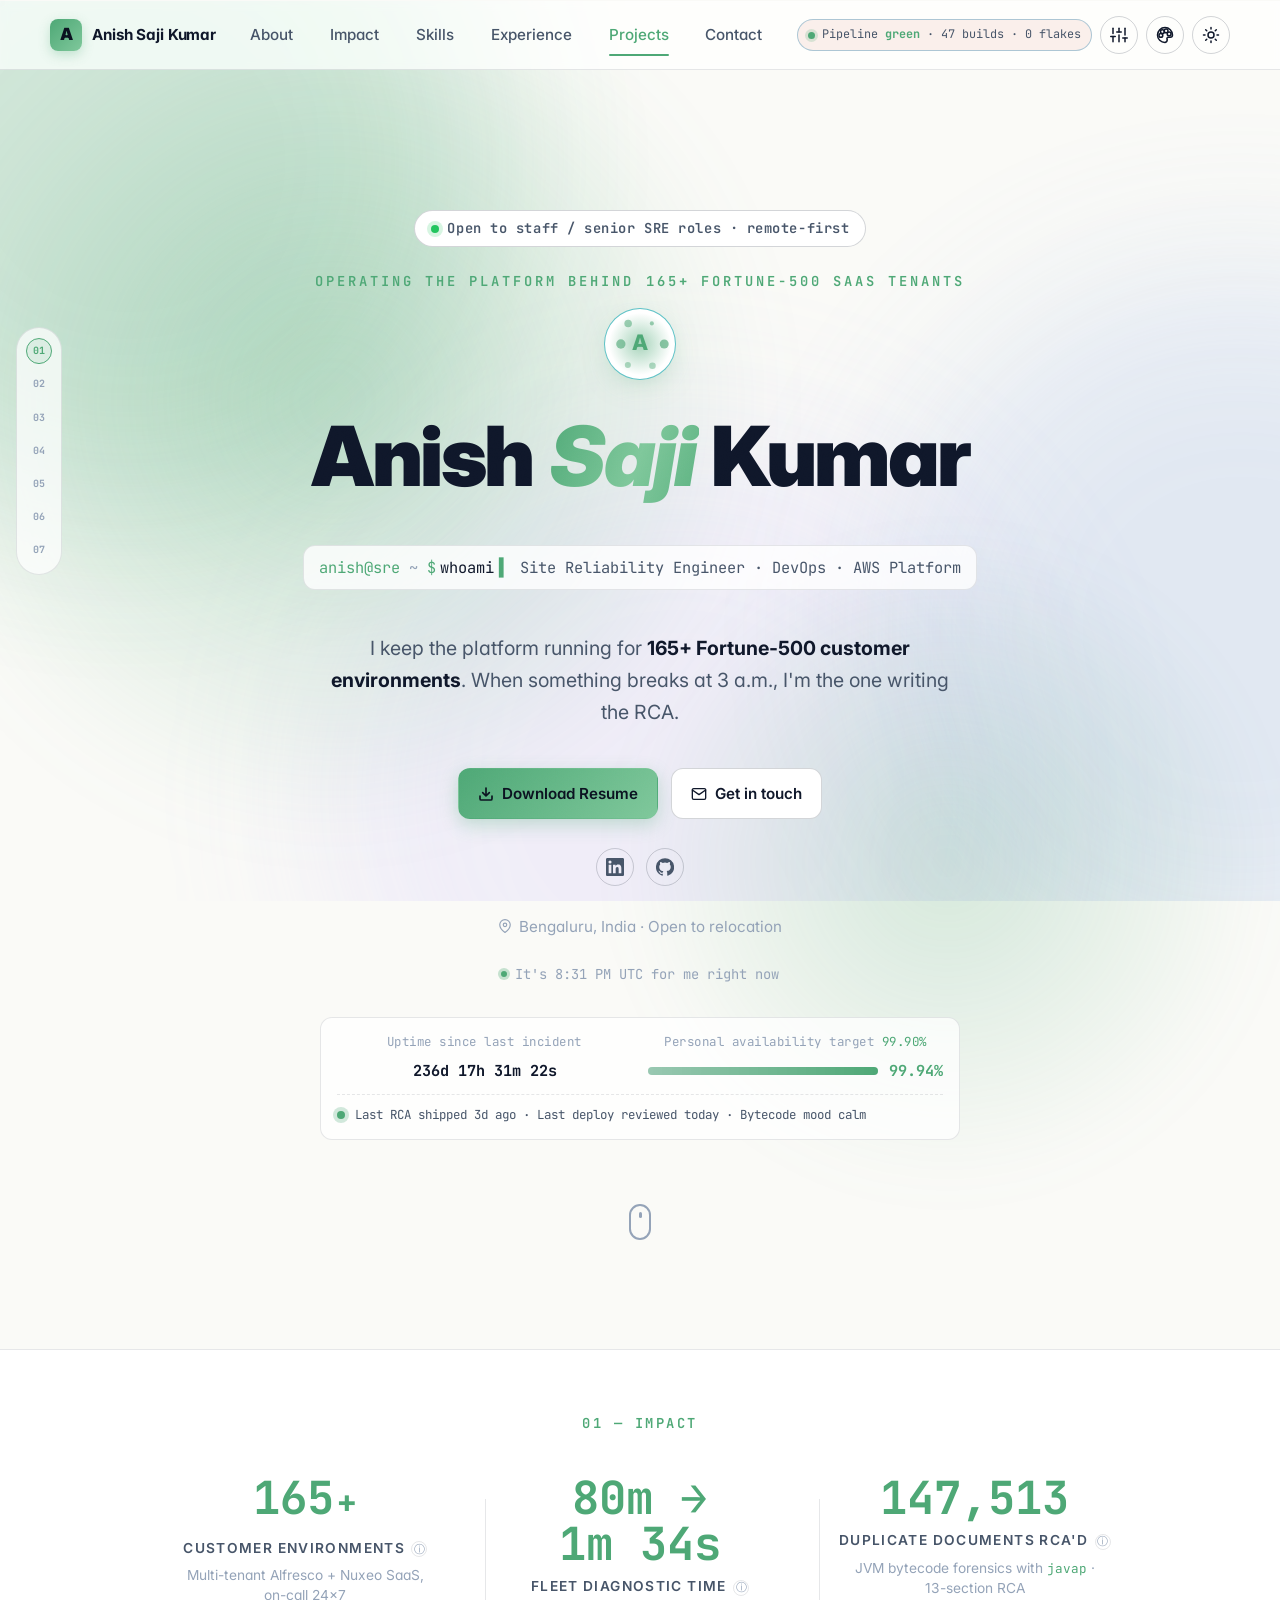
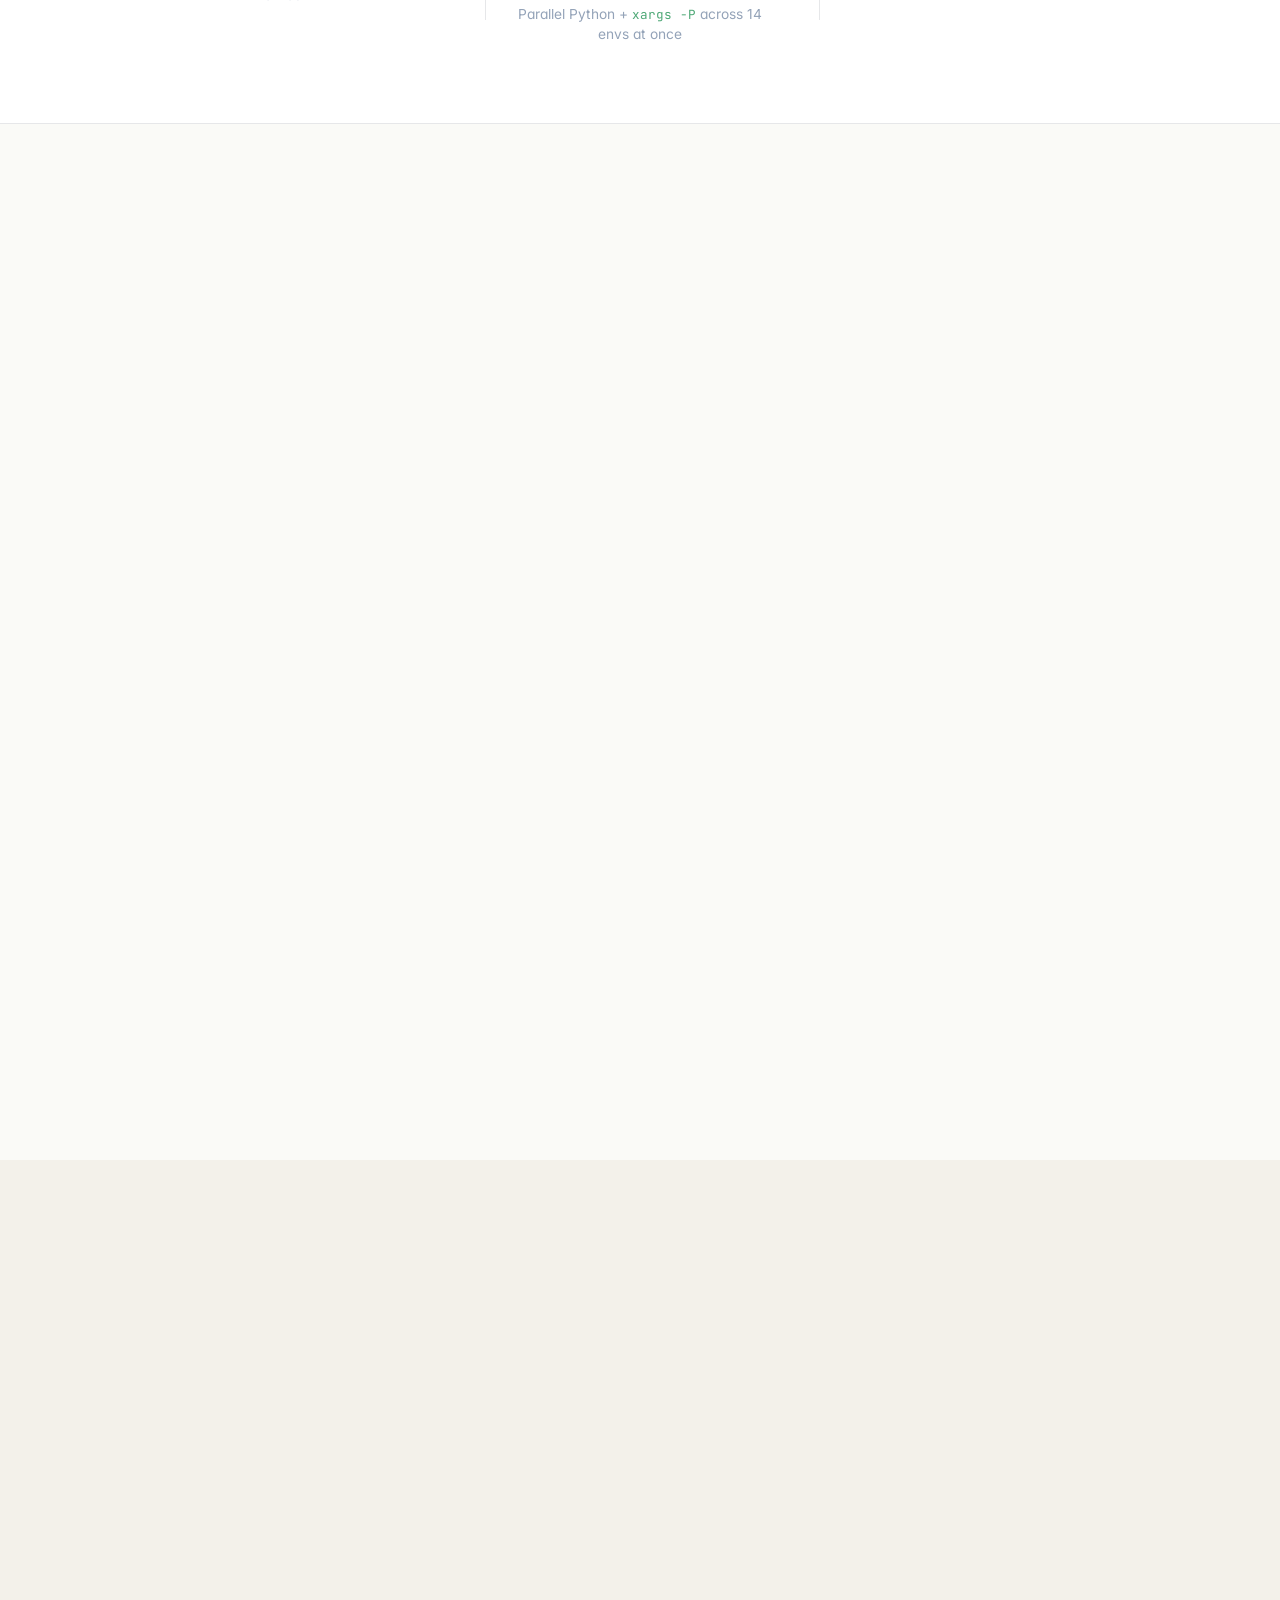
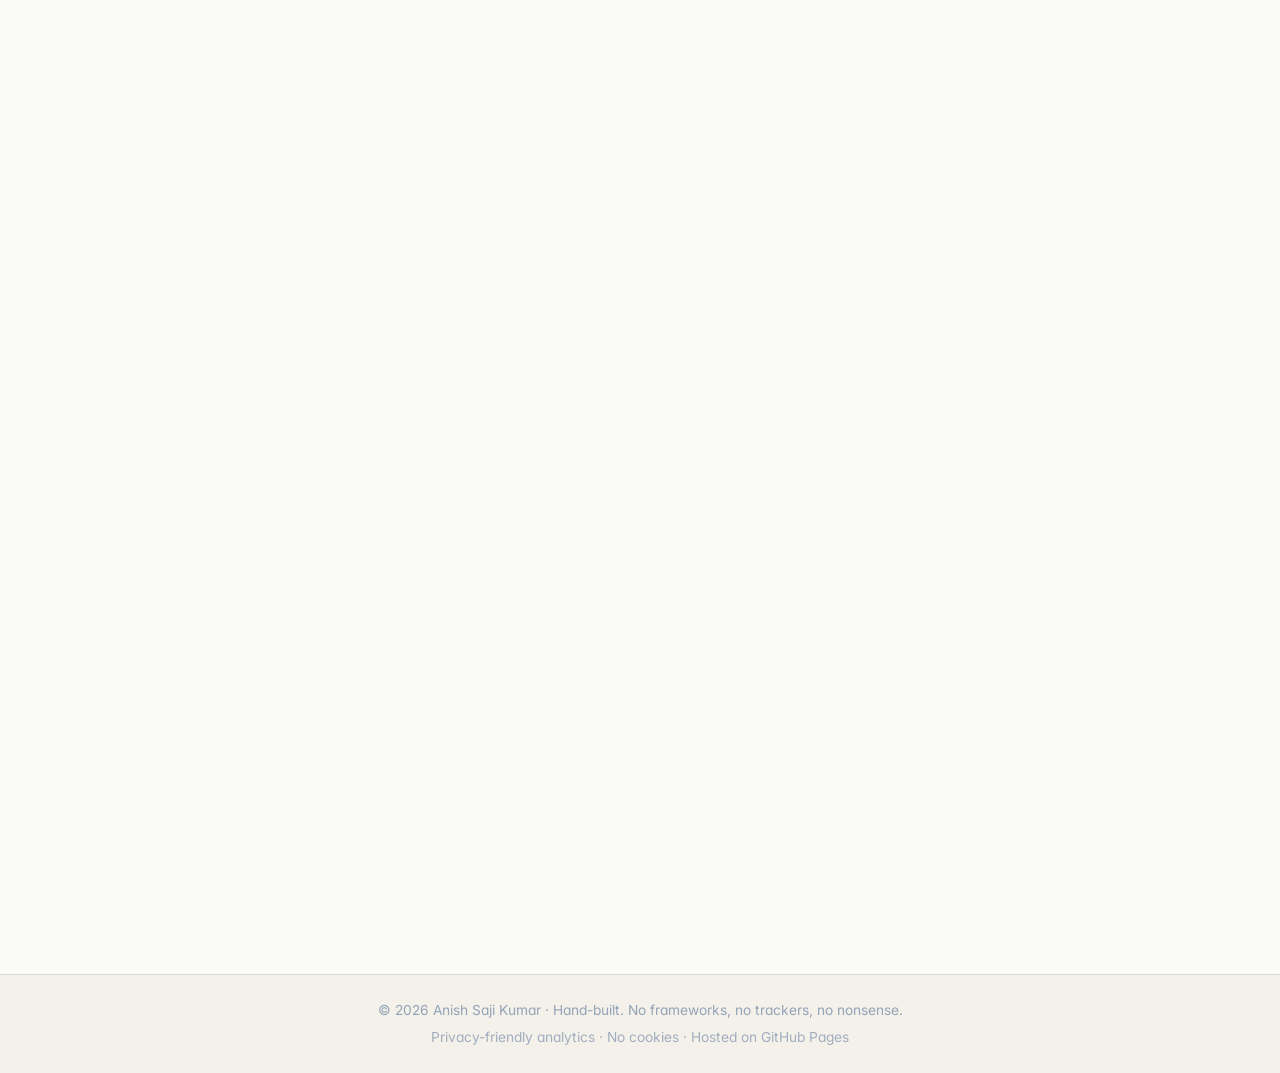
<file: index.html>
<!DOCTYPE html>
<html lang="en">
<head>
<meta charset="UTF-8" />
<meta name="viewport" content="width=device-width, initial-scale=1, viewport-fit=cover" />
<meta name="theme-color" content="#0b1220" />

<title>Anish Saji Kumar — Site Reliability / DevOps Engineer</title>
<meta name="description" content="Site Reliability and DevOps Engineer running multi-tenant SaaS on AWS for 165+ Fortune-500 customer environments. Kubernetes, Terraform, Datadog, PagerDuty, blue-green upgrades." />
<meta name="author" content="Anish Saji Kumar" />

<!-- Social cards on LinkedIn / Slack / Teams use these -->
<meta property="og:title" content="Anish Saji Kumar — SRE / DevOps Engineer" />
<meta property="og:description" content="Multi-tenant SaaS reliability across 165+ AWS environments. Kubernetes, Terraform, Datadog, blue-green upgrades, JVM-level RCAs." />
<meta property="og:type" content="profile" />
<meta property="og:url" content="https://anishsajikumar.github.io/" />
<meta property="og:image" content="https://anishsajikumar.github.io/assets/linkedin-featured-thumbnail.png" />
<meta property="og:image:width" content="1200" />
<meta property="og:image:height" content="630" />
<meta name="twitter:card" content="summary_large_image" />
<meta name="twitter:image" content="https://anishsajikumar.github.io/assets/linkedin-featured-thumbnail.png" />

<link rel="canonical" href="https://anishsajikumar.github.io/" />
<link rel="icon" href="data:image/svg+xml,%3Csvg xmlns='http://www.w3.org/2000/svg' viewBox='0 0 64 64'%3E%3Crect width='64' height='64' rx='14' fill='%230b1220'/%3E%3Ctext x='50%25' y='58%25' font-family='Inter,Helvetica,Arial,sans-serif' font-size='32' font-weight='800' text-anchor='middle' fill='%23d4a373'%3EA%3C/text%3E%3C/svg%3E" />

<!-- Inter for prose, JetBrains Mono for tabular numbers -->
<link rel="preconnect" href="https://fonts.googleapis.com" />
<link rel="preconnect" href="https://fonts.gstatic.com" crossorigin />
<!-- Load Google Fonts CSS without blocking render: media=print swaps to all on load. -->
<link href="https://fonts.googleapis.com/css2?family=Inter:wght@400;500;600;700;800;900&family=JetBrains+Mono:wght@500;600&display=swap" rel="stylesheet" media="print" onload="this.media='all'" />
<noscript><link href="https://fonts.googleapis.com/css2?family=Inter:wght@400;500;600;700;800;900&family=JetBrains+Mono:wght@500;600&display=swap" rel="stylesheet" /></noscript>

<link rel="stylesheet" href="assets/style.css" />
<!-- Plausible analytics: defer + async so it never blocks render -->
<script defer data-domain="anishsajikumar.github.io" src="https://plausible.io/js/script.js"></script>
</head>

<body>

<!-- Skip link for keyboard / screen-reader users -->
<a class="skip" href="#main">Skip to content</a>

<!-- Sticky section index — only renders on wide screens via CSS -->
<nav class="rail-index" aria-label="Section quick-jump">
  <a href="#metrics"    data-label="Impact"     data-section="metrics">01</a>
  <a href="#about"      data-label="About"      data-section="about">02</a>
  <a href="#skills"     data-label="Skills"     data-section="skills">03</a>
  <a href="#experience" data-label="Experience" data-section="experience">04</a>
  <a href="#projects"   data-label="Projects"   data-section="projects">05</a>
  <a href="#education"  data-label="Education"  data-section="education">06</a>
  <a href="#contact"    data-label="Contact"    data-section="contact">07</a>
</nav>

<!-- Cursor label chip — shown when hovering specific links (JS-driven) -->
<div class="cursor-label" id="cursorLabel" aria-hidden="true"></div>

<!-- Easter-egg toast (Konami code) -->
<div class="toast" id="toast" role="status" aria-live="polite"></div>

<!-- v2 #49 orbital scroll-to-top button -->
<button class="scroll-top" id="scrollTop" type="button" aria-label="Back to top" title="Back to top">
  <svg width="14" height="14" viewBox="0 0 24 24" fill="none" stroke="currentColor" stroke-width="2.5" stroke-linecap="round" stroke-linejoin="round"><polyline points="18 15 12 9 6 15"/></svg>
</button>

<!-- v2 #33 sticky bottom contact pill (mobile only) -->
<a class="dock-cta" href="#contact" aria-label="Contact me">
  <svg width="14" height="14" viewBox="0 0 24 24" fill="none" stroke="currentColor" stroke-width="2.25" stroke-linecap="round" stroke-linejoin="round"><path d="M21 11.5a8.38 8.38 0 0 1-.9 3.8 8.5 8.5 0 0 1-7.6 4.7 8.38 8.38 0 0 1-3.8-.9L3 21l1.9-5.7a8.38 8.38 0 0 1-.9-3.8 8.5 8.5 0 0 1 4.7-7.6 8.38 8.38 0 0 1 3.8-.9h.5a8.48 8.48 0 0 1 8 8v.5z"/></svg>
  <span>Say hi</span>
</a>

<!-- Reading-progress bar pinned to the very top of the viewport -->
<div class="progress" aria-hidden="true"><div class="progress__bar" id="progressBar"></div></div>

<!-- Animated background mesh — pure CSS, GPU-friendly -->
<div class="bg-mesh" aria-hidden="true">
  <div class="bg-mesh__blob bg-mesh__blob--1"></div>
  <div class="bg-mesh__blob bg-mesh__blob--2"></div>
  <div class="bg-mesh__blob bg-mesh__blob--3"></div>
</div>

<!-- v2 #1 drifting conic mesh + v2 #4 light-leak streaks -->
<div class="bg-aurora" aria-hidden="true"></div>
<div class="bg-leaks" aria-hidden="true">
  <span class="bg-leaks__a"></span>
  <span class="bg-leaks__b"></span>
</div>
<!-- v2 #3 film-grain overlay (tiled SVG noise via background-image in CSS) -->
<div class="bg-grain" aria-hidden="true"></div>

<!-- v2 #35 curtain reveal — slid off after first paint -->
<div class="curtain" id="curtain" aria-hidden="true"></div>

<!-- Top navigation -->
<header class="nav" role="banner">
  <div class="container nav__inner">
    <a class="nav__brand" href="#top" aria-label="Back to top">
      <span class="nav__mark">A</span>
      <span class="nav__name">Anish&nbsp;Saji&nbsp;Kumar</span>
    </a>
    <nav class="nav__links" aria-label="Section navigation">
      <a href="#about">About</a>
      <a href="#metrics">Impact</a>
      <a href="#skills">Skills</a>
      <a href="#experience">Experience</a>
      <a href="#projects">Projects</a>
      <a href="#contact">Contact</a>
    </nav>
    <!-- Right-side action cluster: theme picker, light/dark toggle, mobile menu -->
    <div class="nav__actions">
      <!-- v2 #12 pipeline status pill (in nav, desktop only) -->
      <span class="pipe-pill" title="Latest CI status (manual stub — wire up at build time)">
        <span class="pipe-pill__dot"></span>
        <span class="pipe-pill__text">Pipeline <strong>green</strong> · 47 builds · 0 flakes</span>
      </span>
      <!-- v2 #23 prefs button -->
      <button class="icon-btn" type="button" popovertarget="prefsPop" aria-label="Display preferences" title="Display preferences">
        <svg width="18" height="18" viewBox="0 0 24 24" fill="none" stroke="currentColor" stroke-width="2" stroke-linecap="round" stroke-linejoin="round" aria-hidden="true"><line x1="4" y1="21" x2="4" y2="14"/><line x1="4" y1="10" x2="4" y2="3"/><line x1="12" y1="21" x2="12" y2="12"/><line x1="12" y1="8" x2="12" y2="3"/><line x1="20" y1="21" x2="20" y2="16"/><line x1="20" y1="12" x2="20" y2="3"/><line x1="1" y1="14" x2="7" y2="14"/><line x1="9" y1="8" x2="15" y2="8"/><line x1="17" y1="16" x2="23" y2="16"/></svg>
      </button>
      <!-- Theme picker — opens popover via the native popovertarget attribute -->
      <button class="icon-btn" type="button" popovertarget="themePop" aria-label="Choose theme color" title="Theme color">
        <svg width="18" height="18" viewBox="0 0 24 24" fill="none" stroke="currentColor" stroke-width="2" stroke-linecap="round" stroke-linejoin="round" aria-hidden="true">
          <circle cx="13.5" cy="6.5" r="2.5"/><circle cx="17.5" cy="10.5" r="2.5"/><circle cx="8.5" cy="7.5" r="2.5"/><circle cx="6.5" cy="12.5" r="2.5"/>
          <path d="M12 22a10 10 0 1 1 0-20c5.523 0 10 4.477 10 10 0 1.657-1.343 3-3 3h-2.5a2 2 0 0 0-1.5 3.319V18a4 4 0 0 1-3 4z"/>
        </svg>
      </button>
      <!-- Light / dark mode toggle -->
      <button id="themeToggle" class="icon-btn theme-toggle" type="button" aria-label="Toggle dark mode" title="Toggle dark / light">
        <svg class="theme-toggle__sun"  width="18" height="18" viewBox="0 0 24 24" fill="none" stroke="currentColor" stroke-width="2" stroke-linecap="round" stroke-linejoin="round" aria-hidden="true"><circle cx="12" cy="12" r="4"/><path d="M12 2v2M12 20v2M4.93 4.93l1.41 1.41M17.66 17.66l1.41 1.41M2 12h2M20 12h2M4.93 19.07l1.41-1.41M17.66 6.34l1.41-1.41"/></svg>
        <svg class="theme-toggle__moon" width="18" height="18" viewBox="0 0 24 24" fill="none" stroke="currentColor" stroke-width="2" stroke-linecap="round" stroke-linejoin="round" aria-hidden="true"><path d="M21 12.79A9 9 0 1 1 11.21 3 7 7 0 0 0 21 12.79z"/></svg>
      </button>
      <!-- Mobile-only hamburger; opens the bottom sheet popover -->
      <button class="icon-btn menu-btn" type="button" popovertarget="menuSheet" aria-label="Open menu" title="Menu">
        <svg width="18" height="18" viewBox="0 0 24 24" fill="none" stroke="currentColor" stroke-width="2" stroke-linecap="round" stroke-linejoin="round" aria-hidden="true"><line x1="3" y1="6" x2="21" y2="6"/><line x1="3" y1="12" x2="21" y2="12"/><line x1="3" y1="18" x2="21" y2="18"/></svg>
      </button>
    </div>
  </div>
</header>

<!-- ============== THEME PICKER POPOVER ============== -->
<!-- Browser-native popover: Escape and outside-click dismiss are free. -->
<div popover id="themePop" class="theme-pop" aria-label="Theme color picker">
  <p class="theme-pop__title">Theme color</p>
  <div class="theme-pop__grid">
    <button type="button" class="theme-swatch" data-theme="bronze"   aria-pressed="false"> <span class="theme-swatch__chip"></span>Bronze</button>
    <button type="button" class="theme-swatch" data-theme="midnight" aria-pressed="false"> <span class="theme-swatch__chip"></span>Midnight</button>
    <button type="button" class="theme-swatch" data-theme="forest"   aria-pressed="true">  <span class="theme-swatch__chip"></span>Forest</button>
    <button type="button" class="theme-swatch" data-theme="plum"     aria-pressed="false"> <span class="theme-swatch__chip"></span>Plum</button>
    <button type="button" class="theme-swatch" data-theme="solar"    aria-pressed="false"> <span class="theme-swatch__chip"></span>Solar</button>
    <button type="button" class="theme-swatch" data-theme="slate"    aria-pressed="false"> <span class="theme-swatch__chip"></span>Slate</button>
  </div>
</div>

<!-- v2 #23-26 PREFERENCES popover (density / motion / font / CVD) -->
<div popover id="prefsPop" class="prefs-pop" aria-label="Display preferences">
  <p class="prefs-pop__title">Display</p>
  <div class="prefs-row">
    <span class="prefs-row__label">Density</span>
    <div class="seg" data-pref="density">
      <button type="button" data-val="compact">Compact</button>
      <button type="button" data-val="cosy" aria-pressed="true">Cosy</button>
      <button type="button" data-val="comfy">Comfy</button>
    </div>
  </div>
  <div class="prefs-row">
    <span class="prefs-row__label">Motion</span>
    <div class="seg" data-pref="motion">
      <button type="button" data-val="low">Low</button>
      <button type="button" data-val="med" aria-pressed="true">Med</button>
      <button type="button" data-val="high">High</button>
    </div>
  </div>
  <div class="prefs-row">
    <span class="prefs-row__label">Font</span>
    <div class="seg" data-pref="font">
      <button type="button" data-val="sans" aria-pressed="true">Sans</button>
      <button type="button" data-val="serif">Serif</button>
      <button type="button" data-val="mono">Mono</button>
    </div>
  </div>
  <div class="prefs-row">
    <span class="prefs-row__label">Color-vision-safe</span>
    <div class="seg" data-pref="cvd">
      <button type="button" data-val="off" aria-pressed="true">Off</button>
      <button type="button" data-val="on">On</button>
    </div>
  </div>
  <p class="prefs-pop__hint">Press <kbd>?</kbd> for shortcuts · <kbd>⌘K</kbd> for command palette</p>
</div>

<!-- v2 #27 COMMAND PALETTE -->
<dialog class="cmdk" id="cmdk" aria-label="Command palette">
  <form class="cmdk__form" method="dialog" onsubmit="return false">
    <input class="cmdk__input" id="cmdkInput" type="text" placeholder="Jump to section, switch theme, copy email…" autocomplete="off" />
    <button type="button" class="cmdk__close" data-cmdk-close aria-label="Close palette">Esc</button>
  </form>
  <ul class="cmdk__list" id="cmdkList" role="listbox"></ul>
  <footer class="cmdk__foot">
    <span><kbd>↑</kbd><kbd>↓</kbd> navigate</span>
    <span><kbd>↵</kbd> select</span>
    <span><kbd>Esc</kbd> close</span>
  </footer>
</dialog>

<!-- v2 #28 SHORTCUTS HELP -->
<dialog class="kbd-help" id="kbdHelp" aria-label="Keyboard shortcuts">
  <header class="kbd-help__head">
    <h3>Keyboard shortcuts</h3>
    <button type="button" class="icon-btn" data-kbd-close aria-label="Close">
      <svg width="14" height="14" viewBox="0 0 24 24" fill="none" stroke="currentColor" stroke-width="2.25" stroke-linecap="round" stroke-linejoin="round"><line x1="18" y1="6" x2="6" y2="18"/><line x1="6" y1="6" x2="18" y2="18"/></svg>
    </button>
  </header>
  <ul class="kbd-help__list">
    <li><kbd>⌘ K</kbd> / <kbd>Ctrl K</kbd><span>Command palette</span></li>
    <li><kbd>?</kbd><span>This help</span></li>
    <li><kbd>G</kbd> then <kbd>A</kbd>/<kbd>S</kbd>/<kbd>E</kbd>/<kbd>P</kbd>/<kbd>C</kbd><span>Go to About / Skills / Experience / Projects / Contact</span></li>
    <li><kbd>T</kbd><span>Toggle dark / light</span></li>
    <li><kbd>D</kbd><span>Density toggle</span></li>
    <li><kbd>↑↑↓↓←→←→ B A</kbd><span>Cycle themes (Konami)</span></li>
    <li><kbd>Esc</kbd><span>Close any open panel</span></li>
  </ul>
</dialog>

<!-- ============== MOBILE MENU SHEET POPOVER ============== -->
<div popover id="menuSheet" class="menu-sheet" aria-label="Site navigation">
  <header class="menu-sheet__head">
    <span class="menu-sheet__title">Navigate</span>
    <button class="icon-btn" type="button" popovertarget="menuSheet" popovertargetaction="hide" aria-label="Close menu" title="Close">
      <svg width="18" height="18" viewBox="0 0 24 24" fill="none" stroke="currentColor" stroke-width="2" stroke-linecap="round" stroke-linejoin="round" aria-hidden="true"><line x1="18" y1="6" x2="6" y2="18"/><line x1="6" y1="6" x2="18" y2="18"/></svg>
    </button>
  </header>
  <ul class="menu-sheet__list">
    <li><a href="#about">About</a></li>
    <li><a href="#metrics">Impact</a></li>
    <li><a href="#skills">Skills</a></li>
    <li><a href="#experience">Experience</a></li>
    <li><a href="#projects">Projects</a></li>
    <li><a href="#contact">Contact</a></li>
  </ul>
</div>

<main id="main">

  <!-- ============== HERO ============== -->
  <section id="top" class="hero">
    <!-- v2 #18 parallax depth layers -->
    <div class="hero__parallax" aria-hidden="true">
      <span class="hero__parallax-layer hero__parallax-layer--back"></span>
      <span class="hero__parallax-layer hero__parallax-layer--mid"></span>
    </div>

    <div class="container hero__inner">

      <span class="hero__pill">
        <span class="hero__pill-dot"></span>
        Open to staff / senior SRE roles · remote-first
      </span>

      <p class="hero__kicker">OPERATING THE PLATFORM BEHIND 165+ FORTUNE-500 SAAS TENANTS</p>

      <!-- v2 #59 generative portrait sits left of the name on wide screens -->
      <div class="hero__name-row">
        <div class="genportrait" id="genPortrait" aria-hidden="true"></div>
        <h1 class="hero__name">
          Anish <span class="hero__name-accent">Saji</span> Kumar
        </h1>
      </div>

      <!-- v2 #10 whoami terminal replaces the static role line -->
      <div class="termline" aria-label="Role summary">
        <span class="termline__prompt">anish@sre <span class="termline__path">~</span> $</span>
        <span class="termline__cmd" id="termCmd"></span><span class="termline__cursor">▌</span>
        <span class="termline__out" id="termOut" aria-live="polite"></span>
      </div>

      <p class="hero__voice">I keep the platform running for <strong>165+ Fortune-500 customer environments</strong>. When something breaks at 3&nbsp;a.m., I'm the one writing the RCA.</p>

      <div class="hero__cta">
        <a class="btn btn--primary btn--flip" href="assets/Anish_Saji_Kumar_Resume.pdf" target="_blank" rel="noopener">
          <span class="btn__face btn__face--front">
            <svg width="16" height="16" viewBox="0 0 24 24" fill="none" stroke="currentColor" stroke-width="2.5" stroke-linecap="round" stroke-linejoin="round" aria-hidden="true"><path d="M21 15v4a2 2 0 0 1-2 2H5a2 2 0 0 1-2-2v-4M7 10l5 5 5-5M12 15V3"/></svg>
            Download Resume
          </span>
          <span class="btn__face btn__face--back">Last updated · 2026-05</span>
        </a>
        <a class="btn btn--ghost" href="#contact">
          <svg width="16" height="16" viewBox="0 0 24 24" fill="none" stroke="currentColor" stroke-width="2" stroke-linecap="round" stroke-linejoin="round" aria-hidden="true"><path d="M4 4h16c1.1 0 2 .9 2 2v12c0 1.1-.9 2-2 2H4c-1.1 0-2-.9-2-2V6c0-1.1.9-2 2-2z"/><polyline points="22,6 12,13 2,6"/></svg>
          Get in touch
        </a>
      </div>

      <div class="hero__socials" aria-label="Profiles">
        <a class="hero__social" href="https://www.linkedin.com/in/anish-kumar-sre-devops" target="_blank" rel="noopener" aria-label="LinkedIn" title="LinkedIn">
          <svg width="18" height="18" viewBox="0 0 24 24" fill="currentColor" aria-hidden="true"><path d="M20.45 20.45h-3.55v-5.57c0-1.33-.02-3.04-1.85-3.04-1.85 0-2.13 1.45-2.13 2.94v5.67H9.36V9h3.41v1.56h.05c.48-.9 1.64-1.85 3.37-1.85 3.6 0 4.27 2.37 4.27 5.46v6.28zM5.34 7.43a2.06 2.06 0 1 1 0-4.13 2.06 2.06 0 0 1 0 4.13zM7.12 20.45H3.56V9h3.56v11.45zM22.22 0H1.77C.79 0 0 .77 0 1.72v20.56C0 23.23.79 24 1.77 24h20.45C23.2 24 24 23.23 24 22.28V1.72C24 .77 23.2 0 22.22 0z"/></svg>
        </a>
        <a class="hero__social" href="https://github.com/ANISHSAJIKUMAR" target="_blank" rel="noopener" aria-label="GitHub" title="GitHub">
          <svg width="18" height="18" viewBox="0 0 24 24" fill="currentColor" aria-hidden="true"><path d="M12 .3a12 12 0 0 0-3.79 23.4c.6.11.82-.26.82-.58v-2c-3.34.73-4.04-1.6-4.04-1.6-.55-1.39-1.34-1.76-1.34-1.76-1.08-.74.08-.73.08-.73 1.2.09 1.83 1.24 1.83 1.24 1.07 1.83 2.81 1.3 3.5 1 .1-.78.42-1.31.76-1.61-2.66-.3-5.47-1.33-5.47-5.93 0-1.31.47-2.38 1.24-3.22-.13-.3-.54-1.52.11-3.18 0 0 1-.32 3.3 1.23a11.5 11.5 0 0 1 6 0c2.3-1.55 3.3-1.23 3.3-1.23.65 1.66.24 2.88.12 3.18.77.84 1.23 1.91 1.23 3.22 0 4.61-2.81 5.62-5.49 5.92.43.37.81 1.1.81 2.22v3.29c0 .32.22.7.83.58A12 12 0 0 0 12 .3"/></svg>
        </a>
      </div>

      <p class="hero__location">
        <svg width="14" height="14" viewBox="0 0 24 24" fill="none" stroke="currentColor" stroke-width="2" stroke-linecap="round" stroke-linejoin="round" aria-hidden="true"><path d="M21 10c0 7-9 13-9 13s-9-6-9-13a9 9 0 0 1 18 0z"/><circle cx="12" cy="10" r="3"/></svg>
        Bengaluru, India · Open to relocation
      </p>

      <!-- Live local time, refreshed every second by JS -->
      <p class="hero__now" aria-live="polite">
        <span class="hero__now-dot" aria-hidden="true"></span>
        <span>It's <span id="nowTime">--:--</span> for me right now</span>
      </p>

      <!-- v2 #8 live uptime counter + #9 personal SLO bar -->
      <div class="dash" aria-label="Live status">
        <div class="dash__row">
          <div class="dash__cell">
            <span class="dash__lab">Uptime since last incident</span>
            <span class="dash__val" id="uptimeVal" data-since="2026-04-12T03:00:00Z">--d --h --m --s</span>
          </div>
          <div class="dash__cell">
            <span class="dash__lab">Personal availability target <em>99.90%</em></span>
            <div class="slo">
              <div class="slo__bar"><span class="slo__fill" id="sloFill"></span><span class="slo__target"></span></div>
              <span class="slo__num" id="sloNum">99.94%</span>
            </div>
          </div>
        </div>
        <p class="dash__foot"><span class="dot" aria-hidden="true"></span>Last RCA shipped 3d ago · Last deploy reviewed today · Bytecode mood calm</p>
      </div>

      <a href="#metrics" class="hero__scroll" aria-label="Scroll down">
        <span class="hero__scroll-mouse"><span class="hero__scroll-wheel"></span></span>
      </a>
    </div>
  </section>

  <!-- ============== METRICS ============== -->
  <section id="metrics" class="metrics" aria-label="Impact">
    <div class="container">
      <p class="metrics__eyebrow">01 — Impact</p>
      <div class="metrics__grid metrics__grid--three">
        <div class="metric" data-reveal data-source="Counted from internal stack registry: 133 Alfresco + 32 Nuxeo customer environments, Q2 2026.">
          <div class="metric__num" data-count="165">0</div><span class="metric__plus">+</span>
          <div class="metric__lab">Customer environments<button type="button" class="info" aria-label="Source"><span aria-hidden="true">ⓘ</span></button></div>
          <div class="metric__ctx">Multi-tenant Alfresco + Nuxeo SaaS, on-call 24×7</div>
        </div>
        <div class="metric" data-reveal data-source="Wall-clock measurement: serial baseline 4860s → parallel run 94s. xargs -P 8, 14-env sample, repeated 5 times.">
          <div class="metric__num metric__num--text">80m → 1m&nbsp;34s</div>
          <div class="metric__lab">Fleet diagnostic time<button type="button" class="info" aria-label="Source"><span aria-hidden="true">ⓘ</span></button></div>
          <div class="metric__ctx">Parallel Python + <code>xargs -P</code> across 14 envs at once</div>
        </div>
        <div class="metric" data-reveal data-source="From Alfresco repo audit; counted via SQL: SELECT COUNT(*) duplicate_node_refs WHERE… 13-section RCA archived 2024-Q4.">
          <div class="metric__num" data-count="147513">0</div>
          <div class="metric__lab">Duplicate documents RCA'd<button type="button" class="info" aria-label="Source"><span aria-hidden="true">ⓘ</span></button></div>
          <div class="metric__ctx">JVM bytecode forensics with <code>javap</code> · 13-section RCA</div>
        </div>
      </div>
    </div>
  </section>

  <!-- ============== ABOUT ============== -->
  <section id="about" class="section">
    <div class="container">
      <p class="section__eyebrow" data-reveal>02 — About</p>
      <h2 class="section__title" data-reveal>About</h2>

      <div class="about">
        <p class="about__lead" data-reveal>
          I'm an SRE / DevOps engineer at Hyland, where I run multi-tenant SaaS
          on AWS for <strong>165+ Fortune-500 customer environments</strong>
          alongside 32 Nuxeo Cloud tenants. The work spans multiple AWS
          accounts and regions: 24×7 incident response on Datadog + PagerDuty,
          blue-green PTM upgrades on EKS, Terraform-driven infrastructure,
          JVM-level RCAs, and platform automation in production.
        </p>
        <p class="about__body" data-reveal>
          5+ years in SRE / DevOps (6+ in tech with earlier software-engineering
          internships), supporting customers in financial services, automotive,
          consumer goods, and insurance. I've also operated workloads on Azure
          (AKS) and GCP (GKE) across customer accounts.
        </p>
      </div>

      <!-- v2 #13 interactive cluster + #14 chaos button + #15 DAG arrows -->
      <div class="cluster cluster--interactive" data-reveal>
        <svg viewBox="0 0 480 200" role="img" aria-label="Live EKS cluster diagram — click pods to inspect" id="clusterSvg">
          <defs>
            <marker id="arrowhead" markerWidth="6" markerHeight="6" refX="5" refY="3" orient="auto">
              <path d="M0,0 L0,6 L6,3 z" fill="currentColor"/>
            </marker>
          </defs>
          <line class="link link--flow" x1="240" y1="100" x2="80"  y2="50" marker-end="url(#arrowhead)"/>
          <line class="link link--flow" x1="240" y1="100" x2="160" y2="50" marker-end="url(#arrowhead)"/>
          <line class="link link--flow" x1="240" y1="100" x2="320" y2="50" marker-end="url(#arrowhead)"/>
          <line class="link link--flow" x1="240" y1="100" x2="400" y2="50" marker-end="url(#arrowhead)"/>
          <line class="link link--flow" x1="240" y1="100" x2="120" y2="160" marker-end="url(#arrowhead)"/>
          <line class="link link--flow" x1="240" y1="100" x2="240" y2="160" marker-end="url(#arrowhead)"/>
          <line class="link link--flow" x1="240" y1="100" x2="360" y2="160" marker-end="url(#arrowhead)"/>
          <!-- Worker pods (hexagons) — now real buttons -->
          <g class="pod-g" tabindex="0" role="button" data-pod="api-7c4f"        data-cpu="18%" data-mem="312Mi" data-age="4d">
            <polygon class="pod" points="80,30 95,42 95,58 80,70 65,58 65,42"/><text x="80" y="54" text-anchor="middle" class="pod-lab">api</text>
          </g>
          <g class="pod-g" tabindex="0" role="button" data-pod="ingest-92b1"     data-cpu="62%" data-mem="1.4Gi" data-age="1d">
            <polygon class="pod" points="160,30 175,42 175,58 160,70 145,58 145,42"/><text x="160" y="54" text-anchor="middle" class="pod-lab">ingest</text>
          </g>
          <g class="pod-g" tabindex="0" role="button" data-pod="solr-3d2a"       data-cpu="71%" data-mem="3.2Gi" data-age="11d">
            <polygon class="pod" points="320,30 335,42 335,58 320,70 305,58 305,42"/><text x="320" y="54" text-anchor="middle" class="pod-lab">solr</text>
          </g>
          <g class="pod-g" tabindex="0" role="button" data-pod="hazelcast-44e7"  data-cpu="34%" data-mem="2.1Gi" data-age="9d">
            <polygon class="pod" points="400,30 415,42 415,58 400,70 385,58 385,42"/><text x="400" y="54" text-anchor="middle" class="pod-lab">hzl</text>
          </g>
          <g class="pod-g" tabindex="0" role="button" data-pod="audit-5f10"      data-cpu="9%"  data-mem="180Mi" data-age="2d">
            <polygon class="pod" points="120,140 135,152 135,168 120,180 105,168 105,152"/><text x="120" y="166" text-anchor="middle" class="pod-lab">audit</text>
          </g>
          <g class="pod-g" tabindex="0" role="button" data-pod="repo-ab09"       data-cpu="44%" data-mem="2.8Gi" data-age="1d">
            <polygon class="pod" points="240,140 255,152 255,168 240,180 225,168 225,152"/><text x="240" y="166" text-anchor="middle" class="pod-lab">repo</text>
          </g>
          <g class="pod-g" tabindex="0" role="button" data-pod="adf-c812"        data-cpu="22%" data-mem="540Mi" data-age="3d">
            <polygon class="pod" points="360,140 375,152 375,168 360,180 345,168 345,152"/><text x="360" y="166" text-anchor="middle" class="pod-lab">adf</text>
          </g>
          <circle class="control" cx="240" cy="100" r="14"/>
          <text x="240" y="103" text-anchor="middle" class="pod-lab pod-lab--ctrl">api</text>
        </svg>
        <div class="cluster__hud">
          <span class="cluster__caption" id="clusterStatus">cluster · idle · 7/7 ready</span>
          <button type="button" class="cluster__chaos" id="chaosBtn" title="Chaos engineering: kill a random pod">
            <span class="cluster__chaos-icon" aria-hidden="true">⚡</span> Kill a pod
          </button>
        </div>
        <div class="cluster__tip" id="clusterTip" role="tooltip" aria-hidden="true"></div>
      </div>
    </div>
  </section>

  <!-- ============== SKILLS ============== -->
  <section id="skills" class="section section--alt">
    <div class="container">
      <p class="section__eyebrow" data-reveal>03 — Skills</p>
      <h2 class="section__title" data-reveal>What I'm best at</h2>
      <p class="section__sub" data-reveal>Four capabilities I'm hired for. The full tool list lives below, collapsed by default.</p>

      <!-- Container query host: pillars re-flow based on this wrapper, not the viewport -->
      <div class="pillars-wrap">
      <div class="pillars">

        <article class="pillar" data-reveal>
          <div class="pillar__num">01</div>
          <div class="pillar__icon" aria-hidden="true">
            <svg width="22" height="22" viewBox="0 0 24 24" fill="none" stroke="currentColor" stroke-width="1.75" stroke-linecap="round" stroke-linejoin="round"><path d="M12 2 3 7v6c0 5 4 8.5 9 9 5-.5 9-4 9-9V7l-9-5z"/><path d="M9 12l2 2 4-4"/></svg>
          </div>
          <h3>Multi-tenant reliability</h3>
          <p>Running Alfresco + Nuxeo SaaS for Fortune-500 customers across 165+ AWS environments and 32 Nuxeo tenants. Blue-green PTM upgrades on Kubernetes, Solr shard-lag gating, ASG topology and ALB session stickiness, Hazelcast cluster-split recovery.</p>
          <p class="pillar__stack"><strong>Stack:</strong> AWS · EKS · Terraform · Aurora · Solr · Hazelcast · ActiveMQ · Kafka (MSK)</p>
        </article>

        <article class="pillar" data-reveal>
          <div class="pillar__num">02</div>
          <div class="pillar__icon" aria-hidden="true">
            <svg width="22" height="22" viewBox="0 0 24 24" fill="none" stroke="currentColor" stroke-width="1.75" stroke-linecap="round" stroke-linejoin="round"><path d="M9 18V5l12-2v13"/><circle cx="6" cy="18" r="3"/><circle cx="18" cy="16" r="3"/></svg>
          </div>
          <h3>JVM &amp; DB forensics</h3>
          <p>Bytecode-level RCAs with <code>javap</code> through Spring transaction internals. Aurora PostgreSQL / MySQL EXPLAIN tuning, parameter-group hardening, blue-green engine upgrades, plus a parallel diagnostic that cut fleet triage from ~80&nbsp;m to 1&nbsp;m&nbsp;34&nbsp;s.</p>
          <p class="pillar__stack"><strong>Stack:</strong> Java · javap · Spring · Aurora · pgBadger · pg_stat_statements · Python</p>
        </article>

        <article class="pillar" data-reveal>
          <div class="pillar__num">03</div>
          <div class="pillar__icon" aria-hidden="true">
            <svg width="22" height="22" viewBox="0 0 24 24" fill="none" stroke="currentColor" stroke-width="1.75" stroke-linecap="round" stroke-linejoin="round"><path d="M3 3v18h18"/><path d="M7 14l4-4 4 4 5-6"/></svg>
          </div>
          <h3>Observability &amp; incident response</h3>
          <p>Owner of the 24×7 PagerDuty rotation. Datadog monitors, dashboards, and SLOs for Tomcat threads, DB ACUs, Solr remaining-TX, customer exception tracking, and ALB IP rotation. Word-format RCAs with reproducible evidence, runbook authoring, blast-radius control.</p>
          <p class="pillar__stack"><strong>Stack:</strong> Datadog · PagerDuty · OpenTelemetry · Grafana · Splunk · CloudWatch</p>
        </article>

        <article class="pillar" data-reveal>
          <div class="pillar__num">04</div>
          <div class="pillar__icon" aria-hidden="true">
            <svg width="22" height="22" viewBox="0 0 24 24" fill="none" stroke="currentColor" stroke-width="1.75" stroke-linecap="round" stroke-linejoin="round"><circle cx="12" cy="12" r="3"/><path d="M19.4 15a1.65 1.65 0 0 0 .33 1.82l.06.06a2 2 0 1 1-2.83 2.83l-.06-.06a1.65 1.65 0 0 0-1.82-.33 1.65 1.65 0 0 0-1 1.51V21a2 2 0 0 1-4 0v-.09a1.65 1.65 0 0 0-1-1.51 1.65 1.65 0 0 0-1.82.33l-.06.06a2 2 0 1 1-2.83-2.83l.06-.06A1.65 1.65 0 0 0 4.6 15a1.65 1.65 0 0 0-1.51-1H3a2 2 0 0 1 0-4h.09A1.65 1.65 0 0 0 4.6 9a1.65 1.65 0 0 0-.33-1.82l-.06-.06a2 2 0 1 1 2.83-2.83l.06.06a1.65 1.65 0 0 0 1.82.33H9a1.65 1.65 0 0 0 1-1.51V3a2 2 0 0 1 4 0v.09a1.65 1.65 0 0 0 1 1.51 1.65 1.65 0 0 0 1.82-.33l.06-.06a2 2 0 1 1 2.83 2.83l-.06.06a1.65 1.65 0 0 0-.33 1.82V9c.36.18.62.5.74.87.12.37.1.78-.07 1.13H21a2 2 0 0 1 0 4h-.09a1.65 1.65 0 0 0-1.51 1z"/></svg>
          </div>
          <h3>Platform automation</h3>
          <p>Investigation pipelines that classify the entry path and correlate evidence across PagerDuty, Datadog, Jira, AWS, EKS, DB, and Solr. Three-tier guardrails (auto-allow / ask / deny) with secret redaction, PII exfil detection, and audit logging, built on 9 cooperating Python and Bash hooks.</p>
          <p class="pillar__stack"><strong>Stack:</strong> Terraform · Python · Bash · GitHub Actions · Jenkins · MCP · Claude Code</p>
        </article>

      </div>
      </div><!-- /.pillars-wrap -->

      <!-- Auto-scrolling tech ribbon — visual rhythm + scannable keyword surface -->
      <div class="marquee" aria-hidden="true">
        <div class="marquee__track">
          <span>AWS</span><span>EKS</span><span>Terraform</span><span>Kubernetes</span><span>Datadog</span><span>PagerDuty</span><span>Aurora</span><span>Solr</span><span>Hazelcast</span><span>Kafka / MSK</span><span>ActiveMQ</span><span>Python</span><span>Bash</span><span>Java / javap</span><span>Spring</span><span>Helm</span><span>ArgoCD</span><span>Prometheus</span><span>Grafana</span><span>OpenTelemetry</span><span>Jenkins</span><span>GitHub Actions</span>
          <!-- Track is duplicated so the loop is seamless -->
          <span>AWS</span><span>EKS</span><span>Terraform</span><span>Kubernetes</span><span>Datadog</span><span>PagerDuty</span><span>Aurora</span><span>Solr</span><span>Hazelcast</span><span>Kafka / MSK</span><span>ActiveMQ</span><span>Python</span><span>Bash</span><span>Java / javap</span><span>Spring</span><span>Helm</span><span>ArgoCD</span><span>Prometheus</span><span>Grafana</span><span>OpenTelemetry</span><span>Jenkins</span><span>GitHub Actions</span>
        </div>
      </div>

      <details class="stack" data-reveal>
        <summary>
          <span class="stack__open">Show full stack inventory</span>
          <span class="stack__close">Hide full stack inventory</span>
          <svg class="stack__chev" width="14" height="14" viewBox="0 0 24 24" fill="none" stroke="currentColor" stroke-width="2.25" stroke-linecap="round" stroke-linejoin="round" aria-hidden="true"><polyline points="6 9 12 15 18 9"/></svg>
        </summary>

        <div class="stack__grid">
          <div class="stack__group">
            <h4>Cloud (AWS)</h4>
            <p>EC2, EKS, ECS, Fargate, Lambda, RDS / Aurora (PostgreSQL, MySQL), Aurora Serverless v2, Aurora DSQL, DynamoDB, ElastiCache, S3, EBS, ECR, IAM, KMS, SSM, VPC, ALB / NLB, Route&nbsp;53, API Gateway, Auto Scaling, Step Functions, EventBridge, SNS, SQS, MSK, AWS MQ, Athena, Glue, Kinesis, Firehose, CloudWatch, CloudTrail, AWS Backup, AWS Config, AWS Organizations, Control Tower, Inspector, Secrets Manager, WAF, GuardDuty, Security Hub, Cross-Account IAM, Cost Explorer, Compute Optimizer, Trusted Advisor.</p>
          </div>
          <div class="stack__group">
            <h4>AI-Augmented Operations / LLMOps</h4>
            <p>Claude Code, ChatGPT (Codex), GitHub Copilot, Google Gemini, DeepSeek, Perplexity, AWS Bedrock, MCP (Model Context Protocol), Hugging Face — AI-driven RCA generation, hook-based agent guardrails, MCP integrations with Datadog / PagerDuty / Atlassian / PaaS, prompt-engineered investigation pipelines.</p>
          </div>
          <div class="stack__group">
            <h4>Containers &amp; Orchestration</h4>
            <p>Kubernetes, EKS, Docker, Helm, Kustomize, ArgoCD, Argo Workflows, OpenShift, Rancher, Istio, NGINX Ingress, Traefik, Cert-Manager, External-DNS, External Secrets, Sealed Secrets, Lens, k9s, RBAC, HPA — blue-green and canary deploys, GitOps. Familiar with AKS, GKE.</p>
          </div>
          <div class="stack__group">
            <h4>Infrastructure as Code</h4>
            <p>Terraform, Terragrunt, Terraform Cloud / Enterprise, Atlantis, Spacelift, Pulumi, AWS CDK, CloudFormation, Ansible, Puppet, Chef — policy-driven change workflows.</p>
          </div>
          <div class="stack__group">
            <h4>CI / CD &amp; Release</h4>
            <p>Jenkins, GitLab CI / CD, GitHub Actions, AWS CodePipeline, Azure DevOps, Harness, Argo Workflows, JFrog Artifactory, Nexus, Maven, Gradle, Git, Bitbucket — artifact promotion, deployment gates, rollback readiness.</p>
          </div>
          <div class="stack__group">
            <h4>Observability</h4>
            <p>Datadog, PagerDuty, Prometheus, Grafana, Loki, CloudWatch, ELK, Splunk, Dynatrace, New Relic, OpenTelemetry, Fluentd, Fluent Bit, Vector, Logstash, Beats, Statuspage — APM, traces, RUM, synthetics, SLI / SLO, MTTR, post-mortems.</p>
          </div>
          <div class="stack__group">
            <h4>Databases &amp; Data</h4>
            <p>Aurora PostgreSQL, Aurora Serverless v2, Aurora DSQL, PostgreSQL, MySQL, MariaDB, DynamoDB, MongoDB, Cassandra, Redis, ElastiCache, etcd, Memcached, OpenSearch, Solr, Hazelcast, ActiveMQ, Kafka, MSK, RabbitMQ, Athena, Glue, Kinesis, Firehose — query tuning, EXPLAIN plans, index audits, parameter-group hardening, blue-green engine upgrades.</p>
          </div>
          <div class="stack__group">
            <h4>Security &amp; DevSecOps</h4>
            <p>IAM least-privilege, KMS, HashiCorp Vault, Azure Key Vault, SonarQube, Fortify, SAST, DAST — secrets management, audit logging, log4j2 hardening, OpenSSF Scorecard.</p>
          </div>
          <div class="stack__group">
            <h4>Networking &amp; Edge</h4>
            <p>VPC, ALB / NLB, Route&nbsp;53, CloudFront, CloudFront Functions, Lambda@Edge, Cloudflare, Akamai, OpenVPN, Site-to-Site VPN, AWS Direct Connect, Transit Gateway, PrivateLink — security groups, NACLs, ALB session stickiness, ALB IP rotation.</p>
          </div>
          <div class="stack__group">
            <h4>Service Mgmt &amp; Collaboration</h4>
            <p>PagerDuty, ServiceNow, Jira, Confluence, Salesforce, Slack workflows, Microsoft Teams — incident response, change management, customer escalation, runbook authoring.</p>
          </div>
          <div class="stack__group">
            <h4>Programming &amp; Scripting</h4>
            <p>Python (boto3, python-docx), Bash / Zsh, SQL, YAML, JSON, HCL, Groovy, jq, yq, Java (read-level, bytecode / javap forensics).</p>
          </div>
          <div class="stack__group">
            <h4>Multi-Cloud</h4>
            <p>Azure (AKS, Azure DevOps, Key Vault, Container Instances) and GCP (GKE, Compute Engine, Cloud Storage, Cloud IAM) for cross-cloud operations.</p>
          </div>
          <div class="stack__group">
            <h4>Practices</h4>
            <p>Cost Optimization (FinOps), Performance Engineering (JMeter, k6), Postgres / MySQL tuning, JVM bytecode forensics, capacity planning, disaster recovery, change management, customer escalation communication.</p>
          </div>
        </div>
      </details>
    </div>
  </section>

  <!-- ============== EXPERIENCE ============== -->
  <section id="experience" class="section">
    <div class="container">
      <p class="section__eyebrow" data-reveal>04 — Experience</p>
      <div class="exp-head">
        <h2 class="section__title" data-reveal>Experience</h2>
        <!-- v2 #11 deploys-this-week sparkline -->
        <div class="sparkline" data-reveal aria-label="Deploys this week — synthetic">
          <span class="sparkline__lab">Deploys this week</span>
          <svg viewBox="0 0 80 24" width="100" height="28" aria-hidden="true">
            <polyline class="sparkline__line"
              fill="none" stroke="currentColor" stroke-width="1.6"
              stroke-linejoin="round" stroke-linecap="round"
              points="2,18 12,12 22,15 32,8 42,11 52,5 62,9 72,3 78,6"/>
            <circle class="sparkline__dot" cx="78" cy="6" r="2.4"/>
          </svg>
          <span class="sparkline__num">+9</span>
        </div>
      </div>

      <!-- v2 #20 MTTR before/after comparison slider -->
      <div class="compare" data-reveal aria-label="MTTR before / after">
        <div class="compare__row">
          <span class="compare__lab compare__lab--before"><strong>Before</strong> MTTR · 47&nbsp;min</span>
          <span class="compare__lab compare__lab--after"><strong>After</strong> MTTR · 12&nbsp;min</span>
        </div>
        <div class="compare__track" id="cmpTrack">
          <div class="compare__bar compare__bar--full"><span></span></div>
          <div class="compare__bar compare__bar--cut" id="cmpCut"><span></span></div>
          <button class="compare__handle" id="cmpHandle" type="button" aria-label="Drag to compare" aria-valuemin="0" aria-valuemax="100" aria-valuenow="50" role="slider" tabindex="0"></button>
        </div>
        <p class="compare__note">Drag — same incident class, before vs. after the parallel diagnostic harness shipped (Q3 2024).</p>
      </div>

      <div class="timeline">

        <article class="job" data-reveal>
          <div class="job__rail"><span class="job__dot"></span></div>
          <div class="job__body">
            <header class="job__head">
              <div>
                <h3 class="job__role">Site Reliability Engineer / DevOps Engineer</h3>
                <p class="job__company">Hyland · Remote / Bengaluru, India</p>
              </div>
              <span class="job__dates job__dates--now">
                <span class="job__dates-dot"></span> Jan 2024 – Present
              </span>
            </header>
            <aside class="job__feature">
              <p class="job__feature-eyebrow">Selected work · JVM-level RCA</p>
              <h4 class="job__feature-title">147,513 duplicate documents — traced through bytecode</h4>
              <p>
                A customer incident produced ~147,513 duplicate documents.
                I disassembled the bytecode with <code>javap</code> and traced
                a <code>StringIndexOutOfBoundsException</code> through Spring's
                <code>beforeCommit</code> hook into Alfresco's
                <code>RetryingTransactionHelper</code> retry loop. Proved the
                defect was customer-owned and published a 13-section RCA with
                evidence anyone could reproduce.
              </p>
              <p class="job__feature-meta">
                <span><strong>Stack</strong> Java · javap · Spring · Alfresco</span>
                <span><strong>Output</strong> 13-section RCA · code-level fix proposal</span>
              </p>
              <button type="button" class="job__feature-cta" popovertarget="rcaModal" aria-haspopup="dialog">
                <svg width="14" height="14" viewBox="0 0 24 24" fill="none" stroke="currentColor" stroke-width="2.25" stroke-linecap="round" stroke-linejoin="round" aria-hidden="true"><polyline points="16 18 22 12 16 6"/><polyline points="8 6 2 12 8 18"/></svg>
                View bytecode trace
              </button>
            </aside>

            <ul class="job__bullets">
              <li data-year="2025"><strong>50× faster fleet diagnostics.</strong> Wrote a parallel DB-diagnostic harness in Python with <code>xargs -P 8</code> that fans 9 health queries across 14 environments at once. Triage time: ~80 minutes → 1 minute 34 seconds. Same-day root-cause work on platform-wide performance issues became possible.</li>
              <li data-year="2025"><strong>Blue-green PTM upgrades.</strong> Author and execute the 4-hour blue-green runbook for sharded production: AMI promotion, ASG re-scale (ingestion 7→1→7, repo 5→3→5), Solr shard-lag gating below 5k pending TX, JMeter cache warm-up, post-swap validation against Digital Workspace, Repo, and Share APIs.</li>
              <li data-year="2025"><strong>Pre-upgrade verification.</strong> Built a one-shot pre-flight gate that validates RDS snapshot freshness (&lt; 24h), Solr shard health, DB locks, active PagerDuty incidents, monitor state, and ASG scale-in protection. Returns a <code>GO / WAIT / STOP</code> verdict before any production swap.</li>
              <li data-year="2024"><strong>Stateful middleware tuning.</strong> Diagnosed Hazelcast cluster-splits and ActiveMQ backlogs by aligning ASG topology, scaling profiles, and IMap sync patterns. Prevented token-replication failures (401 storms) and ALB session-stickiness regressions that broke customer logins.</li>
              <li data-year="2026"><strong>Defense-in-depth guardrails.</strong> Built a three-tier command policy (auto-allow / ask / deny) on top of 9 cooperating Python and Bash hooks. Adds secret-pattern redaction, PII exfil detection, AWS profile separation, and audit logging across the engineer toolchain.</li>
              <li data-year="ongoing"><strong>24×7 on-call ownership.</strong> Own the SRE rotation on PagerDuty for Alfresco + Nuxeo SaaS: alert triage, customer escalation, RCA writing, post-mortems, runbook authoring, blast-radius control, change-management gating.</li>
            </ul>
          </div>
        </article>

        <article class="job" data-reveal>
          <div class="job__rail"><span class="job__dot"></span></div>
          <div class="job__body">
            <header class="job__head">
              <div>
                <h3 class="job__role">DevOps Engineer</h3>
                <p class="job__company">Pirimid Fintech (regulated banking technology) · Bengaluru, India / Remote</p>
              </div>
              <span class="job__dates">Jan 2022 – Dec 2023</span>
            </header>
            <ul class="job__bullets">
              <li data-year="2022"><strong>Fintech Platform Operations</strong> — Operated digital-lending, open-banking, capital-markets, loan-origination, data-pipeline, and API platforms in production across regulated banking and pension-fund workloads.</li>
              <li data-year="2022"><strong>CI / CD &amp; Release</strong> — Designed and maintained Jenkins and GitLab CI / CD pipelines for 20+ microservices across dev, staging, UAT, and production — with artifact promotion gates, environment-aware deploys, and rollback playbooks.</li>
              <li data-year="2023"><strong>Cloud Infrastructure</strong> — Operated AWS infrastructure for ~10 customer environments using Kubernetes, Docker, Terraform, and Ansible — parameterized modules cut typical environment-creation effort from days to hours.</li>
              <li data-year="2023"><strong>AWS Service Footprint</strong> — Deployed and operated EC2, VPC, ALB, RDS, S3, ECR, ECS, CloudFront, Route 53, and IAM in production across multiple customer AWS accounts — Terraform / Ansible-driven, with reusable modules shared across 5+ engagements.</li>
              <li data-year="2023"><strong>Production Reliability</strong> — Triaged deploy failures and infrastructure incidents across 15+ services in 4 envs (dev / staging / UAT / prod); cut release-related rollbacks by tightening pipeline gates and adding pre-deploy health checks.</li>
            </ul>
          </div>
        </article>

        <article class="job" data-reveal>
          <div class="job__rail"><span class="job__dot"></span></div>
          <div class="job__body">
            <header class="job__head">
              <div>
                <h3 class="job__role">DevOps Engineer</h3>
                <p class="job__company">TivonaGlobal Technologies (managed cloud services) · Chennai, India</p>
              </div>
              <span class="job__dates">Jan 2021 – Dec 2021</span>
            </header>
            <ul class="job__bullets">
              <li data-year="2021"><strong>Multi-Cloud Operations</strong> — Operated managed-cloud and DevOps engagements for SaaS, EdTech, and financial-research customers across AWS, Azure, and GCP in production.</li>
              <li data-year="2021"><strong>CI / CD &amp; Automation</strong> — Built CI / CD pipelines (Jenkins + GitLab + GitHub Actions) for containerized workloads on EKS / GKE — automated provisioning via Terraform, image scanning, and zero-downtime rolling updates.</li>
              <li data-year="2021"><strong>Cost Optimization (FinOps)</strong> — Led cloud-cost optimization (FinOps) reviews on AWS and GCP — right-sizing, reserved capacity, idle-resource cleanup — supporting customers with multi-million-dollar annual cloud spend.</li>
            </ul>
          </div>
        </article>

      </div>

      <p class="job__early" data-reveal>
        <strong>Early experience:</strong> Software Engineering internships at
        XtroviX Technologies (Pune, Nov 2019 – May 2020) and SmartDigital
        WebNMobile (Nagpur, May – Jun 2018) — Java, Python, C++, Git, Linux,
        APIs, SDLC workflows.
      </p>

      <!-- Incident-activity heatmap — generated client-side by JS -->
      <div class="heatmap" data-reveal>
        <div class="heatmap__head">
          <span><strong>On-call calendar</strong> · last 52 weeks</span>
          <span class="heatmap__sub">customer-impacting incidents owned</span>
        </div>

        <!-- Stat chips: derived from the same seeded data so they stay in sync -->
        <div class="heatmap__stats" id="heatmapStats" aria-hidden="true"></div>

        <!-- Storm markers strip (one mark per storm week, aligned to grid columns) -->
        <div class="heatmap__storms" id="heatmapStorms" aria-hidden="true"></div>

        <!-- Body = day-of-week labels + grid + month axis -->
        <div class="heatmap__body">
          <div class="heatmap__days" aria-hidden="true">
            <span></span><span>Mon</span><span></span><span>Wed</span>
            <span></span><span>Fri</span><span></span>
          </div>
          <div class="heatmap__grid-wrap">
            <div class="heatmap__grid" id="heatmapGrid" aria-hidden="true"></div>
            <div class="heatmap__months" id="heatmapMonths" aria-hidden="true"></div>
          </div>
        </div>

        <!-- Legend + key facts row -->
        <div class="heatmap__footer">
          <p class="heatmap__legend">
            <span>less</span><i></i><i></i><i></i><i></i><i></i><span>more</span>
          </p>
          <p class="heatmap__keys" id="heatmapKeys" aria-hidden="true"></p>
        </div>
      </div>
    </div>
  </section>

  <!-- ============== PROJECTS ============== -->
  <section id="projects" class="section section--alt">
    <div class="container">
      <p class="section__eyebrow" data-reveal>05 — Projects</p>
      <h2 class="section__title" data-reveal>Selected projects</h2>

      <div class="projects">
        <article class="project" data-reveal>
          <span class="project__tag">AWS · On-Premises HA</span>
          <h3>Banking Loan Platform</h3>
          <p>Designed AWS and offline banking infrastructure using ECS, ECR, CloudFront, EC2, VPC, ALB, RDS, Redis, S3, IAM, Route 53, Terraform / Ansible automation, Nginx, HAProxy, Patroni, PostgreSQL, Prometheus, Grafana, Loki, and ETCD.</p>
        </article>
        <article class="project" data-reveal>
          <span class="project__tag">Azure &amp; AWS</span>
          <h3>Account Aggregation Platform</h3>
          <p>Built containerized Java deployment using Azure Container Instances, Application Gateway, PostgreSQL, GitLab CI / CD, and equivalent AWS ECS / VPC / ALB / ECR / RDS patterns.</p>
        </article>
        <article class="project" data-reveal>
          <span class="project__tag">AWS Migration</span>
          <h3>Mentza Migration</h3>
          <p>Migrated a live chat-room application from on-premises infrastructure to AWS using EC2, Lambda, ALB, Auto Scaling, VPC networking, RDS PostgreSQL read replicas, Nginx, disaster recovery, and GitHub Actions CI / CD.</p>
        </article>
        <article class="project" data-reveal>
          <span class="project__tag">CI / CD</span>
          <h3>Java Loan Application — AWS CI / CD</h3>
          <p>Implemented GitLab CI / CD and Terraform-driven deployment for Java services using Maven builds, Selenium tests, Docker image publishing to ECR, ECS task definitions, CloudFront delivery, S3 static hosting, Redis, RDS, and ALB routing.</p>
        </article>
      </div>
    </div>
  </section>

  <!-- ============== EDUCATION + CERTS ============== -->
  <section id="education" class="section">
    <div class="container two-col">

      <div data-reveal>
        <p class="section__eyebrow">06 — Education</p>
        <h2 class="section__title">Education</h2>
        <ul class="plain-list">
          <li>
            <strong>Bachelor of Engineering in Computer Science</strong>
            <span>G. H. Raisoni College of Engineering (GHRCE), Nagpur · 2020</span>
          </li>
          <li>
            <strong>12th Science (PCMB) and 10th</strong>
            <span>Kendriya Vidyalaya Bhandara · 2013 / 2015</span>
          </li>
        </ul>

        <h3 class="section__title section__title--small">Languages</h3>
        <p class="lang-row">
          <span class="lang"><strong>Malayalam</strong><span>native</span></span>
          <span class="lang"><strong>English</strong><span>fluent</span></span>
          <span class="lang"><strong>Hindi</strong><span>fluent</span></span>
          <span class="lang"><strong>Marathi</strong><span>understand</span></span>
        </p>
      </div>

      <div data-reveal>
        <p class="section__eyebrow">06 — Certifications</p>
        <h2 class="section__title">Certifications</h2>
        <ul class="plain-list">
          <li><strong>HashiCorp Certified: Terraform Associate</strong><span>Jul 2022</span></li>
          <li><strong>Associate Cloud Engineer — Google Cloud</strong><span>Aug 2021</span></li>
          <li><strong>Python for Data Science — NPTEL</strong><span>Oct 2019</span></li>
          <li><strong>Fundamentals of Digital Marketing — Google Digital Garage</strong><span>Apr 2020</span></li>
        </ul>
      </div>

    </div>
  </section>

  <!-- ============== CONTACT ============== -->
  <section id="contact" class="section section--contact">
    <div class="container contact" data-reveal>
      <p class="section__eyebrow">07 — Contact</p>
      <h2 class="section__title">Get in touch</h2>
      <p class="section__lead">
        Open to senior SRE, DevOps, or Platform Engineering roles. Happy to
        relocate. LinkedIn is the fastest way to reach me; my email is in
        the resume PDF.
      </p>
      <div class="contact__buttons">
        <a class="btn btn--primary" href="https://www.linkedin.com/in/anish-kumar-sre-devops" target="_blank" rel="noopener">
          <svg width="16" height="16" viewBox="0 0 24 24" fill="currentColor" aria-hidden="true"><path d="M20.45 20.45h-3.55v-5.57c0-1.33-.02-3.04-1.85-3.04-1.85 0-2.13 1.45-2.13 2.94v5.67H9.36V9h3.41v1.56h.05c.48-.9 1.64-1.85 3.37-1.85 3.6 0 4.27 2.37 4.27 5.46v6.28zM5.34 7.43a2.06 2.06 0 1 1 0-4.13 2.06 2.06 0 0 1 0 4.13zM7.12 20.45H3.56V9h3.56v11.45zM22.22 0H1.77C.79 0 0 .77 0 1.72v20.56C0 23.23.79 24 1.77 24h20.45C23.2 24 24 23.23 24 22.28V1.72C24 .77 23.2 0 22.22 0z"/></svg>
          LinkedIn
        </a>
        <a class="btn btn--outline" href="https://github.com/ANISHSAJIKUMAR" target="_blank" rel="noopener">
          <svg width="16" height="16" viewBox="0 0 24 24" fill="currentColor" aria-hidden="true"><path d="M12 .3a12 12 0 0 0-3.79 23.4c.6.11.82-.26.82-.58v-2c-3.34.73-4.04-1.6-4.04-1.6-.55-1.39-1.34-1.76-1.34-1.76-1.08-.74.08-.73.08-.73 1.2.09 1.83 1.24 1.83 1.24 1.07 1.83 2.81 1.3 3.5 1 .1-.78.42-1.31.76-1.61-2.66-.3-5.47-1.33-5.47-5.93 0-1.31.47-2.38 1.24-3.22-.13-.3-.54-1.52.11-3.18 0 0 1-.32 3.3 1.23a11.5 11.5 0 0 1 6 0c2.3-1.55 3.3-1.23 3.3-1.23.65 1.66.24 2.88.12 3.18.77.84 1.23 1.91 1.23 3.22 0 4.61-2.81 5.62-5.49 5.92.43.37.81 1.1.81 2.22v3.29c0 .32.22.7.83.58A12 12 0 0 0 12 .3"/></svg>
          GitHub
        </a>
        <a class="btn btn--outline" href="assets/Anish_Saji_Kumar_Resume.pdf" target="_blank" rel="noopener">
          <svg width="16" height="16" viewBox="0 0 24 24" fill="none" stroke="currentColor" stroke-width="2" stroke-linecap="round" stroke-linejoin="round" aria-hidden="true"><path d="M14 2H6a2 2 0 0 0-2 2v16a2 2 0 0 0 2 2h12a2 2 0 0 0 2-2V8z"/><polyline points="14 2 14 8 20 8"/></svg>
          Resume PDF
        </a>
      </div>
    </div>
  </section>

  <!-- ============== RCA MODAL POPOVER ============== -->
  <!-- Native popover with backdrop. Browser handles focus + Escape dismiss. -->
  <div popover id="rcaModal" class="rca-modal" role="dialog" aria-labelledby="rcaTitle">
    <header class="rca-modal__head">
      <span class="rca-modal__title" id="rcaTitle">
        <strong>RCA-2024-Q4</strong> · <code>StringIndexOutOfBoundsException</code>
      </span>
      <button class="icon-btn" type="button" popovertarget="rcaModal" popovertargetaction="hide" aria-label="Close" title="Close">
        <svg width="16" height="16" viewBox="0 0 24 24" fill="none" stroke="currentColor" stroke-width="2" stroke-linecap="round" stroke-linejoin="round" aria-hidden="true"><line x1="18" y1="6" x2="6" y2="18"/><line x1="6" y1="6" x2="18" y2="18"/></svg>
      </button>
    </header>
    <div class="rca-modal__body">
<pre class="rca-modal__code" tabindex="0"><span class="c">// javap -p -c -v org.springframework.transaction.support.TransactionSynchronizationUtils</span>
<span class="k">at</span> org.springframework.transaction.support.<span class="k">TransactionSynchronizationUtils</span>
   .triggerBeforeCommit(TransactionSynchronizationUtils.java:81)
<span class="k">at</span> org.alfresco.repo.transaction.<span class="k">RetryingTransactionHelper</span>
   .doInTransaction(RetryingTransactionHelper.java:489)

<span class="e">java.lang.StringIndexOutOfBoundsException: begin 0, end -1, length 7</span>
   <span class="k">at</span> java.base/java.lang.String.checkBoundsBeginEnd(String.java:<span class="s">4604</span>)
   <span class="k">at</span> java.base/java.lang.String.substring(String.java:<span class="s">2706</span>)
   <span class="k">at</span> com.customer.audit.<span class="e">AuditNodeRefHasher</span>.hash(AuditNodeRefHasher.java:<span class="s">42</span>)

<span class="c">// Retry loop swallows the exception, rolls back, then commits the txn anyway.</span>
<span class="c">// Net effect: 147,513 duplicate documents over 18h before alarm fired.</span>
<span class="c">// Fix proposal: bound-check substring(0, refLen-1) before invocation,</span>
<span class="c">// fail fast on retry, do NOT swallow.</span></pre>
    </div>
  </div>

</main>

<footer class="footer">
  <div class="container footer__inner">
    <p>© <span id="year">2026</span> Anish Saji Kumar · Hand-built. No frameworks, no trackers, no nonsense.</p>
    <p class="footer__sub">Privacy-friendly analytics · No cookies · Hosted on GitHub Pages</p>
  </div>
</footer>

<script src="assets/script.js" defer></script>

</body>
</html>
</file>
<file: assets/style.css>
/* =====================================================================
   Font fallback overrides — prevent CLS when Inter/JetBrains Mono swap in
   ---------------------------------------------------------------------
   Until the web fonts arrive, the browser uses the system fallback. The
   fallback character widths differ from Inter, so the swap nudges every
   line by a few pixels — that adds up to ~0.08 CLS on a long page.
   Defining a fake @font-face that proxies "Helvetica Neue" with size-adjust
   makes the fallback render with Inter's metrics, so the swap is invisible.
   ===================================================================== */
@font-face {
  font-family: "Inter Fallback";
  src: local("Helvetica Neue"), local("Arial");
  /* Inter's ascent/descent/x-height are ~107% of Helvetica's. */
  size-adjust: 107%;
  ascent-override: 90%;
  descent-override: 22.43%;
  line-gap-override: 0%;
}
@font-face {
  font-family: "JetBrains Mono Fallback";
  src: local("Menlo"), local("Consolas"), local("Courier New");
  size-adjust: 95%;
  ascent-override: 100%;
  descent-override: 25%;
  line-gap-override: 0%;
}

/* =====================================================================
   Anish Saji Kumar — portfolio stylesheet (2026 edition)
   ---------------------------------------------------------------------
   Hand-written. No framework, no build step.

   Modern features in use (with graceful fallback in older browsers):
     · light-dark()          — single token covers light + dark
     · color-mix()           — derive shadows / glows from accent
     · oklch()               — perceptually-uniform color picking
     · text-wrap: balance    — pretty wrapped headings
     · @container queries    — pillar / skill grids re-flow by container
     · scroll-driven anim    — reveal via animation-timeline: view()
     · @view-transition      — smooth fade when switching theme
     · popover attribute     — theme picker + mobile menu sheet
     · CSS nesting           — used in newer blocks for readability
   ===================================================================== */


/* ---------------------------------------------------------------------
   1. THEME TOKENS — six brand themes + paper/dark surfaces
   ---------------------------------------------------------------------
   Every theme defines just its accent triple. Surfaces use light-dark()
   so a single value covers both modes. Adding a 7th theme = 5 lines.
   --------------------------------------------------------------------- */
:root {
  /* Default theme = forest (will be overridden by [data-theme="..."]) */
  --accent:       #4ea876;
  --accent-soft:  #7fc89b;
  --accent-deep:  #2e7a4f;
  --accent-glow:  color-mix(in oklch, var(--accent) 30%, transparent);
  --accent-wash:  color-mix(in oklch, var(--accent) 12%, transparent);

  /* Surfaces — light-dark() picks per scheme automatically */
  --bg:          light-dark(#fafaf7, #0b1220);
  --bg-alt:      light-dark(#f3f1ea, #0f172a);
  --bg-card:     light-dark(#ffffff, #131c2e);
  --bg-glass:    light-dark(rgba(255,255,255,0.72), rgba(11,18,32,0.72));

  --fg:          light-dark(#0f172a, #e2e8f0);
  --ink-1:       light-dark(#0f172a, #f1f5f9);
  --ink-2:       light-dark(#475569, #94a3b8);
  --ink-3:       light-dark(#94a3b8, #64748b);
  --line:        light-dark(rgba(15,23,42,0.10), rgba(226,232,240,0.10));
  --line-strong: light-dark(rgba(15,23,42,0.18), rgba(226,232,240,0.18));

  --shadow-1:    light-dark(0 1px 2px rgba(15,23,42,0.04), 0 1px 2px rgba(0,0,0,0.30)),
                 light-dark(0 4px 12px rgba(15,23,42,0.05), 0 4px 12px rgba(0,0,0,0.35));
  --shadow-2:    light-dark(0 12px 32px rgba(15,23,42,0.10), 0 12px 32px rgba(0,0,0,0.45));
  --shadow-glow: 0 0 0 1px var(--accent-glow), 0 18px 50px var(--accent-wash);

  /* Background mesh tints — derive from accent via color-mix */
  --mesh-1: color-mix(in oklch, var(--accent) 28%, transparent);
  --mesh-2: light-dark(rgba(135,169,226,0.25), rgba(96,165,250,0.20));
  --mesh-3: light-dark(rgba(196,181,253,0.22), rgba(167,139,250,0.18));

  /* Type scale — fluid clamp() */
  --fs-xs:   clamp(0.78rem, 0.74rem + 0.18vw, 0.86rem);
  --fs-sm:   clamp(0.88rem, 0.84rem + 0.20vw, 0.95rem);
  --fs-base: clamp(0.98rem, 0.93rem + 0.25vw, 1.06rem);
  --fs-md:   clamp(1.10rem, 1.03rem + 0.35vw, 1.22rem);
  --fs-lg:   clamp(1.28rem, 1.18rem + 0.55vw, 1.55rem);
  --fs-xl:   clamp(1.55rem, 1.40rem + 0.85vw, 2.05rem);
  --fs-2xl:  clamp(2.00rem, 1.70rem + 1.50vw, 2.85rem);
  --fs-3xl:  clamp(2.60rem, 2.15rem + 2.45vw, 4.20rem);
  --fs-4xl:  clamp(3.00rem, 2.30rem + 3.60vw, 5.50rem);

  /* Spacing scale */
  --sp-1: 0.25rem; --sp-2: 0.5rem;  --sp-3: 0.75rem;
  --sp-4: 1rem;    --sp-5: 1.5rem;  --sp-6: 2rem;
  --sp-7: 3rem;    --sp-8: 4rem;    --sp-9: 6rem;
  --sp-section: clamp(3.5rem, 2rem + 5vw, 7rem);

  --radius-1: 6px;
  --radius-2: 12px;
  --radius-3: 20px;
  --radius-pill: 999px;
  --t-fast:   140ms cubic-bezier(.4,0,.2,1);
  --t-medium: 280ms cubic-bezier(.4,0,.2,1);
  --t-slow:   560ms cubic-bezier(.16,1,.3,1);

  --container-max: 1180px;
  --nav-h: 68px;

  color-scheme: light dark;
}

/* Light + dark mode hooks. light-dark() reads color-scheme. */
:root[data-mode="light"] { color-scheme: light; }
:root[data-mode="dark"]  { color-scheme: dark;  }

/* ---- 6 named themes (only override accent) ---- */
:root[data-theme="bronze"]   { --accent: #b8825a; --accent-soft: #d4a373; --accent-deep: #8a5a36; }
:root[data-theme="midnight"] { --accent: #6d8eff; --accent-soft: #93b4ff; --accent-deep: #4a63c4; }
:root[data-theme="forest"]   { --accent: #4ea876; --accent-soft: #7fc89b; --accent-deep: #2e7a4f; }
:root[data-theme="plum"]     { --accent: #b56ec9; --accent-soft: #d59ce4; --accent-deep: #8240a0; }
:root[data-theme="solar"]    { --accent: #e89c2c; --accent-soft: #ffc66d; --accent-deep: #b06f10; }
:root[data-theme="slate"]    { --accent: #64748b; --accent-soft: #94a3b8; --accent-deep: #334155; }


/* ---------------------------------------------------------------------
   2. RESET + BASE
   --------------------------------------------------------------------- */
*, *::before, *::after { box-sizing: border-box; }
* { margin: 0; }
html {
  -webkit-text-size-adjust: 100%;
  scroll-behavior: smooth;
  scroll-padding-top: var(--nav-h);
}
body {
  font-family: 'Inter', 'Inter Fallback', -apple-system, BlinkMacSystemFont, 'Segoe UI', Helvetica, Arial, sans-serif;
  font-size: var(--fs-base);
  line-height: 1.65;
  color: var(--fg);
  background: var(--bg);
  -webkit-font-smoothing: antialiased;
  -moz-osx-font-smoothing: grayscale;
  text-rendering: optimizeLegibility;
  font-feature-settings: 'kern', 'liga', 'cv11';
  overflow-x: hidden;
  position: relative;
  /* Heading wrap — modern browsers balance, others ignore */
  text-wrap: pretty;
}
img, svg, video { display: block; max-width: 100%; }
a { color: inherit; text-decoration: none; transition: color var(--t-fast); }
a:focus-visible, button:focus-visible {
  outline: 2px solid var(--accent);
  outline-offset: 3px;
  border-radius: var(--radius-1);
}
strong { font-weight: 700; color: var(--ink-1); }
code {
  font-family: 'JetBrains Mono', 'JetBrains Mono Fallback', ui-monospace, SFMono-Regular, Menlo, Consolas, monospace;
  font-size: 0.92em;
  padding: 0.12em 0.4em;
  background: var(--bg-alt);
  border: 1px solid var(--line);
  border-radius: var(--radius-1);
  color: var(--ink-1);
}
::selection { background: var(--accent-glow); color: var(--ink-1); }
h1, h2, h3, .section__title, .hero__name { text-wrap: balance; }


/* ---------------------------------------------------------------------
   3. VIEW TRANSITION on theme switch — fades the whole page
   --------------------------------------------------------------------- */
@view-transition { navigation: auto; }
::view-transition-old(root),
::view-transition-new(root) {
  animation-duration: 280ms;
  animation-timing-function: cubic-bezier(.4,0,.2,1);
}


/* ---------------------------------------------------------------------
   4. LAYOUT PRIMITIVES
   --------------------------------------------------------------------- */
.container {
  width: min(100% - 2.5rem, var(--container-max));
  margin-inline: auto;
}
.section {
  padding-block: var(--sp-section);
  position: relative;
  /* Skip layout/paint for sections fully offscreen — browser still keeps them
     accessible for find-in-page and screen readers. The size estimate keeps
     the scrollbar stable so we don't get jumpy scrolling once content settles. */
  content-visibility: auto;
  contain-intrinsic-size: 1px 800px;
}
.section--alt { background: var(--bg-alt); }
.section--contact { padding-block: var(--sp-section) calc(var(--sp-section) - 2rem); }

.section__eyebrow {
  font-family: 'JetBrains Mono', 'JetBrains Mono Fallback', monospace;
  font-size: var(--fs-xs);
  font-weight: 600;
  letter-spacing: 0.18em;
  text-transform: uppercase;
  color: var(--accent);
  margin-bottom: var(--sp-3);
  display: inline-flex;
  align-items: center;
  gap: 0.6em;
}
.section__eyebrow::before {
  content: ""; width: 24px; height: 1px; background: var(--accent);
}
.section__title {
  font-size: var(--fs-2xl);
  font-weight: 800;
  line-height: 1.1;
  letter-spacing: -0.02em;
  color: var(--ink-1);
  margin-bottom: var(--sp-5);
}
.section__title--small { font-size: var(--fs-lg); margin-top: var(--sp-6); margin-bottom: var(--sp-3); }
.section__sub  { color: var(--ink-2); font-size: var(--fs-md); max-width: 60ch; margin-bottom: var(--sp-6); }
.section__lead { color: var(--ink-2); font-size: var(--fs-md); max-width: 60ch; margin-bottom: var(--sp-5); }

.two-col { display: grid; grid-template-columns: 1fr; gap: var(--sp-7); }
@media (min-width: 820px) { .two-col { grid-template-columns: 1fr 1fr; } }


/* ---------------------------------------------------------------------
   5. ANIMATED BACKGROUND MESH
   --------------------------------------------------------------------- */
.bg-mesh {
  position: fixed; inset: 0; z-index: -1;
  pointer-events: none; overflow: hidden;
  /* Hint to the browser: this layer's contents only ever animate, never reflow. */
  contain: strict;
  /* Force a separate compositor layer so blob movement never re-paints the page. */
  transform: translateZ(0);
}
.bg-mesh__blob {
  position: absolute;
  width: 56vmax; height: 56vmax;
  border-radius: 50%;
  filter: blur(90px);
  opacity: 0.85;
  /* will-change forces a backing layer; pair with translateZ to keep it on the GPU. */
  will-change: transform;
  transform: translateZ(0);
}
.bg-mesh__blob--1 { background: var(--mesh-1); top: -22%;    left: -18%;  animation: drift1 22s ease-in-out infinite alternate; }
.bg-mesh__blob--2 { background: var(--mesh-2); top:  30%;    right: -25%; animation: drift2 28s ease-in-out infinite alternate; }
.bg-mesh__blob--3 { background: var(--mesh-3); bottom: -28%; left: 25%;   animation: drift3 34s ease-in-out infinite alternate; }
@keyframes drift1 { 0% { transform: translate3d(0,0,0) scale(1); } 100% { transform: translate3d(8vw,6vh,0) scale(1.08); } }
@keyframes drift2 { 0% { transform: translate3d(0,0,0) scale(1); } 100% { transform: translate3d(-6vw,-4vh,0) scale(1.12); } }
@keyframes drift3 { 0% { transform: translate3d(0,0,0) scale(1); } 100% { transform: translate3d(-10vw,4vh,0) scale(0.92); } }


/* ---------------------------------------------------------------------
   6. SKIP + PROGRESS BAR + NAV + THEME MENU + MOBILE SHEET
   --------------------------------------------------------------------- */
.skip {
  position: absolute; left: -9999px; top: 0;
  background: var(--ink-1); color: var(--bg);
  padding: 0.6rem 1rem; border-radius: 0 0 var(--radius-2) 0;
  font-weight: 600; z-index: 100;
}
.skip:focus { left: 0; }

.progress {
  position: fixed; top: 0; left: 0; right: 0;
  height: 2px; z-index: 60;
  pointer-events: none;
}
.progress__bar {
  height: 100%;
  width: 0;
  background: linear-gradient(90deg, var(--accent), var(--accent-soft));
  box-shadow: 0 0 8px var(--accent-glow);
  transition: width 80ms linear;
}

.nav {
  position: sticky; top: 0; z-index: 50;
  background: var(--bg-glass);
  /* backdrop-filter is the single most expensive CSS property on weak GPUs.
     8px → 4px ≈ 4× cheaper to re-rasterize on every scroll frame. The visual
     difference is barely perceptible because the nav background is already
     mostly opaque via --bg-glass. */
  -webkit-backdrop-filter: saturate(160%) blur(4px);
          backdrop-filter: saturate(160%) blur(4px);
  border-bottom: 1px solid var(--line);
  /* Isolate paint to this layer so its blur doesn't invalidate ancestors. */
  contain: layout paint;
  transform: translateZ(0);
}
.nav__inner {
  display: flex; align-items: center; justify-content: space-between;
  height: var(--nav-h); gap: var(--sp-4);
}
.nav__brand {
  display: inline-flex; align-items: center; gap: 0.65rem;
  font-weight: 700; font-size: var(--fs-sm); color: var(--ink-1);
}
.nav__mark {
  display: inline-grid; place-items: center;
  width: 32px; height: 32px;
  background: linear-gradient(135deg, var(--accent), var(--accent-soft));
  color: light-dark(#0b1220, #0b1220);
  font-weight: 900; font-size: 1.05rem;
  border-radius: 8px;
  box-shadow: 0 4px 12px var(--accent-glow);
  transition: transform var(--t-medium);
}
.nav__brand:hover .nav__mark { transform: rotate(-6deg) scale(1.05); }
.nav__name { letter-spacing: -0.01em; }
@media (max-width: 540px) { .nav__name { display: none; } }

.nav__links {
  display: flex; gap: clamp(0.5rem, 1.5vw, 1.4rem);
  font-size: var(--fs-sm);
}
.nav__links a {
  color: var(--ink-2);
  padding: 0.4rem 0.55rem;
  border-radius: var(--radius-1);
  font-weight: 500;
  position: relative;
  transition: color var(--t-fast), background var(--t-fast);
}
.nav__links a:hover { color: var(--ink-1); }
.nav__links a.is-active { color: var(--accent); }
.nav__links a.is-active::after {
  content: ""; position: absolute;
  left: 0.55rem; right: 0.55rem; bottom: -2px;
  height: 2px; background: var(--accent); border-radius: 2px;
}
@media (max-width: 820px) { .nav__links { display: none; } }

.nav__actions {
  display: inline-flex; align-items: center; gap: var(--sp-2);
}

.icon-btn {
  width: 38px; height: 38px;
  display: inline-grid; place-items: center;
  background: transparent;
  border: 1px solid var(--line-strong);
  border-radius: var(--radius-pill);
  color: var(--ink-1); cursor: pointer;
  transition: background var(--t-fast), border-color var(--t-fast),
              transform var(--t-fast), color var(--t-fast);
}
.icon-btn:hover { background: var(--bg-alt); border-color: var(--accent); color: var(--accent); transform: translateY(-1px); }

/* show/hide sun vs moon based on resolved color-scheme */
.theme-toggle__sun  { display: block; }
.theme-toggle__moon { display: none; }
:root[data-mode="dark"]  .theme-toggle__sun  { display: none; }
:root[data-mode="dark"]  .theme-toggle__moon { display: block; }
@media (prefers-color-scheme: dark) {
  :root:not([data-mode="light"]) .theme-toggle__sun  { display: none; }
  :root:not([data-mode="light"]) .theme-toggle__moon { display: block; }
}

.menu-btn { display: none; }
@media (max-width: 820px) {
  .menu-btn { display: inline-grid; }
}

/* Theme picker popover */
.theme-pop {
  margin: 0; padding: var(--sp-3);
  border: 1px solid var(--line-strong);
  border-radius: var(--radius-2);
  background: var(--bg-card);
  color: var(--ink-1);
  box-shadow: var(--shadow-2);
  inset-inline-end: 1rem;
  inset-block-start: calc(var(--nav-h) + 0.5rem);
  inset-inline-start: auto;
  width: min(280px, calc(100vw - 1.5rem));
}
.theme-pop:popover-open {
  animation: popIn 180ms cubic-bezier(.4,0,.2,1);
}
@keyframes popIn {
  from { opacity: 0; transform: translateY(-6px) scale(0.98); }
  to   { opacity: 1; transform: translateY(0)    scale(1);    }
}
.theme-pop__title {
  font-family: 'JetBrains Mono', 'JetBrains Mono Fallback', monospace;
  font-size: var(--fs-xs);
  letter-spacing: 0.14em;
  text-transform: uppercase;
  color: var(--ink-3);
  padding: 0 var(--sp-2);
  margin-bottom: var(--sp-2);
}
.theme-pop__grid {
  display: grid;
  grid-template-columns: repeat(3, 1fr);
  gap: var(--sp-2);
}
.theme-swatch {
  display: flex; flex-direction: column; align-items: center; gap: 0.4rem;
  padding: 0.55rem 0.4rem;
  background: transparent;
  border: 1px solid var(--line);
  border-radius: var(--radius-2);
  cursor: pointer;
  font-size: var(--fs-xs);
  color: var(--ink-2);
  transition: border-color var(--t-fast), transform var(--t-fast), color var(--t-fast);
}
.theme-swatch:hover { border-color: var(--accent); color: var(--ink-1); transform: translateY(-1px); }
.theme-swatch[aria-pressed="true"] { border-color: var(--accent); color: var(--accent); }
.theme-swatch__chip {
  width: 28px; height: 28px;
  border-radius: 50%;
  border: 1px solid var(--line);
  box-shadow: inset 0 0 0 2px var(--bg-card);
}
.theme-swatch[data-theme="bronze"]   .theme-swatch__chip { background: linear-gradient(135deg, #b8825a, #d4a373); }
.theme-swatch[data-theme="midnight"] .theme-swatch__chip { background: linear-gradient(135deg, #6d8eff, #93b4ff); }
.theme-swatch[data-theme="forest"]   .theme-swatch__chip { background: linear-gradient(135deg, #4ea876, #7fc89b); }
.theme-swatch[data-theme="plum"]     .theme-swatch__chip { background: linear-gradient(135deg, #b56ec9, #d59ce4); }
.theme-swatch[data-theme="solar"]    .theme-swatch__chip { background: linear-gradient(135deg, #e89c2c, #ffc66d); }
.theme-swatch[data-theme="slate"]    .theme-swatch__chip { background: linear-gradient(135deg, #64748b, #94a3b8); }

/* Mobile-menu sheet (popover slides up from bottom) */
.menu-sheet {
  margin: 0; padding: var(--sp-6) var(--sp-5) calc(var(--sp-6) + env(safe-area-inset-bottom));
  border: 0;
  border-top: 1px solid var(--line-strong);
  border-radius: var(--radius-3) var(--radius-3) 0 0;
  background: var(--bg-card);
  color: var(--ink-1);
  width: 100vw; max-width: 100%;
  inset: auto 0 0 0;
  box-shadow: 0 -20px 60px rgba(0,0,0,0.25);
}
.menu-sheet:popover-open {
  animation: sheetUp 240ms cubic-bezier(.16,1,.3,1);
}
@keyframes sheetUp {
  from { transform: translateY(100%); opacity: 0; }
  to   { transform: translateY(0);     opacity: 1; }
}
.menu-sheet__head {
  display: flex; justify-content: space-between; align-items: center;
  margin-bottom: var(--sp-5);
}
.menu-sheet__title {
  font-family: 'JetBrains Mono', 'JetBrains Mono Fallback', monospace;
  font-size: var(--fs-xs);
  letter-spacing: 0.18em;
  text-transform: uppercase;
  color: var(--ink-3);
}
.menu-sheet__list { list-style: none; padding: 0; margin: 0; display: flex; flex-direction: column; gap: 0.25rem; }
.menu-sheet__list a {
  display: flex; justify-content: space-between; align-items: center;
  padding: 0.95rem 0.4rem;
  font-size: var(--fs-md);
  font-weight: 600;
  color: var(--ink-1);
  border-bottom: 1px solid var(--line);
}
.menu-sheet__list a::after {
  content: "→"; color: var(--accent); font-family: 'JetBrains Mono', 'JetBrains Mono Fallback', monospace;
  transition: transform var(--t-fast);
}
.menu-sheet__list a:hover { color: var(--accent); }
.menu-sheet__list a:hover::after { transform: translateX(4px); }


/* ---------------------------------------------------------------------
   7. HERO
   --------------------------------------------------------------------- */
.hero {
  padding-block: clamp(4rem, 4rem + 6vw, 9rem) clamp(3rem, 2rem + 6vw, 7rem);
  text-align: center;
  position: relative;
}
.hero__inner { display: flex; flex-direction: column; align-items: center; gap: var(--sp-4); }

.hero__pill {
  display: inline-flex; align-items: center; gap: 0.55rem;
  padding: 0.4rem 0.95rem;
  font-size: var(--fs-xs);
  font-weight: 600;
  font-family: 'JetBrains Mono', 'JetBrains Mono Fallback', monospace;
  letter-spacing: 0.04em;
  background: var(--bg-card);
  color: var(--ink-2);
  border: 1px solid var(--line-strong);
  border-radius: var(--radius-pill);
  box-shadow: var(--shadow-1);
}
.hero__pill-dot {
  width: 8px; height: 8px; border-radius: 50%;
  background: #22c55e;
  box-shadow: 0 0 0 4px rgba(34,197,94,0.18);
  animation: pulseDot 2s ease-in-out infinite;
}
@keyframes pulseDot {
  0%, 100% { box-shadow: 0 0 0 4px rgba(34,197,94,0.18); }
  50%      { box-shadow: 0 0 0 7px rgba(34,197,94,0.05); }
}

.hero__kicker {
  font-family: 'JetBrains Mono', 'JetBrains Mono Fallback', monospace;
  font-size: var(--fs-xs);
  font-weight: 600;
  letter-spacing: 0.22em;
  color: var(--accent);
  margin-top: 0.4rem;
}

.hero__name {
  font-size: var(--fs-4xl);
  font-weight: 900;
  /* line-height was 1.02 — too tight; clipped the dot on lowercase i in italics */
  line-height: 1.15;
  letter-spacing: -0.03em;
  color: var(--ink-1);
  margin-block: 0.4rem;
  /* Give the line some headroom so italic ascenders/dots aren't cut off */
  padding-block: 0.1em;
}
/* Animated gradient on the middle word */
.hero__name-accent {
  /* Inline-block + extra padding so background-clip:text covers the dot of "i" */
  display: inline-block;
  padding: 0.05em 0.05em 0.08em;
  background: linear-gradient(110deg,
    var(--accent) 0%,
    var(--accent-soft) 30%,
    var(--accent) 60%,
    var(--accent-soft) 100%);
  background-size: 220% 100%;
  -webkit-background-clip: text;
          background-clip: text;
  -webkit-text-fill-color: transparent;
  font-style: italic;
  animation: shimmer 7s linear infinite;
}
@keyframes shimmer {
  0%   { background-position: 0% 50%; }
  100% { background-position: 200% 50%; }
}

.hero__title {
  display: inline-flex; flex-wrap: wrap;
  justify-content: center; align-items: center;
  gap: 0.25rem 0.75rem;
  font-size: var(--fs-md);
  font-weight: 500;
  color: var(--ink-2);
}
.hero__title-sep { color: var(--accent); font-weight: 700; }

.hero__voice {
  font-size: var(--fs-md);
  color: var(--ink-2);
  max-width: 56ch;
  margin-top: 0.6rem;
}
.hero__voice strong { color: var(--ink-1); font-weight: 700; }

.hero__cta {
  display: flex; flex-wrap: wrap; justify-content: center;
  gap: var(--sp-3);
  margin-top: var(--sp-5);
}

.hero__socials { display: inline-flex; gap: var(--sp-3); margin-top: var(--sp-3); }
.hero__social {
  width: 38px; height: 38px;
  display: inline-grid; place-items: center;
  border: 1px solid var(--line-strong);
  border-radius: var(--radius-pill);
  color: var(--ink-2);
  transition: color var(--t-fast), border-color var(--t-fast),
              transform var(--t-fast), background var(--t-fast);
}
.hero__social:hover {
  color: var(--accent); border-color: var(--accent);
  background: var(--bg-card); transform: translateY(-2px);
}

.hero__location {
  display: inline-flex; align-items: center; gap: 0.4rem;
  font-size: var(--fs-sm); color: var(--ink-3);
  margin-top: var(--sp-3);
}

/* "Now" pill — live local time, refreshed by JS */
.hero__now {
  display: inline-flex; align-items: center; gap: 0.5rem;
  font-family: 'JetBrains Mono', 'JetBrains Mono Fallback', monospace;
  font-size: var(--fs-xs);
  color: var(--ink-3);
  margin-top: var(--sp-2);
}
.hero__now-dot {
  width: 6px; height: 6px; border-radius: 50%;
  background: var(--accent);
  box-shadow: 0 0 0 3px var(--accent-glow);
  animation: pulseDot 2s ease-in-out infinite;
}

.hero__scroll {
  margin-top: var(--sp-7);
  display: inline-flex; flex-direction: column; align-items: center;
  color: var(--ink-3);
  animation: floatUpDown 2.6s ease-in-out infinite;
}
.hero__scroll-mouse {
  width: 22px; height: 36px;
  border: 2px solid var(--ink-3);
  border-radius: 12px;
  display: inline-grid; place-items: start center;
  padding-top: 6px;
}
.hero__scroll-wheel {
  width: 3px; height: 6px;
  background: var(--ink-3);
  border-radius: 2px;
  animation: wheelDrop 1.8s ease-in-out infinite;
}
@keyframes floatUpDown { 0%,100% { transform: translateY(0); } 50% { transform: translateY(6px); } }
@keyframes wheelDrop   { 0% { transform: translateY(0); opacity:1; } 60% { transform: translateY(8px); opacity:.2; } 100% { transform: translateY(0); opacity:1; } }


/* ---------------------------------------------------------------------
   8. BUTTONS
   --------------------------------------------------------------------- */
.btn {
  display: inline-flex; align-items: center; gap: 0.5rem;
  padding: 0.75rem 1.2rem;
  min-height: 44px;
  font-size: var(--fs-sm);
  font-weight: 600;
  border-radius: var(--radius-2);
  border: 1px solid transparent;
  cursor: pointer;
  white-space: nowrap;
  transition: transform var(--t-fast), box-shadow var(--t-fast),
              background var(--t-fast), color var(--t-fast),
              border-color var(--t-fast);
}
.btn:hover  { transform: translateY(-2px); }
.btn:active { transform: translateY(0); }

.btn--primary {
  background: linear-gradient(135deg, var(--accent), var(--accent-soft));
  color: light-dark(#0b1220, #0b1220);
  box-shadow: 0 6px 18px var(--accent-glow);
}
.btn--primary:hover { box-shadow: 0 10px 28px var(--accent-glow); }

.btn--ghost {
  background: var(--bg-card);
  color: var(--ink-1);
  border-color: var(--line-strong);
}
.btn--ghost:hover { border-color: var(--accent); color: var(--accent); }

.btn--outline {
  background: transparent;
  color: var(--ink-1);
  border-color: var(--line-strong);
}
.btn--outline:hover { background: var(--bg-card); border-color: var(--accent); color: var(--accent); }


/* ---------------------------------------------------------------------
   9. METRICS RIBBON
   --------------------------------------------------------------------- */
.metrics {
  padding-block: clamp(2rem, 1.5rem + 3vw, 4rem);
  border-block: 1px solid var(--line);
  background: var(--bg-card);
}
.metrics__eyebrow {
  font-family: 'JetBrains Mono', 'JetBrains Mono Fallback', monospace;
  font-size: var(--fs-xs);
  font-weight: 600;
  letter-spacing: 0.18em;
  text-transform: uppercase;
  color: var(--accent);
  text-align: center;
  margin-bottom: var(--sp-5);
}
.metrics__grid {
  display: grid;
  grid-template-columns: repeat(auto-fit, minmax(140px, 1fr));
  gap: var(--sp-5);
}
.metrics__grid--three {
  grid-template-columns: repeat(auto-fit, minmax(220px, 1fr));
  max-width: 980px;
  margin-inline: auto;
}
.metric {
  text-align: center;
  position: relative;
  padding: var(--sp-4) var(--sp-3);
}
.metric + .metric::before {
  content: ""; position: absolute; left: 0; top: 20%; bottom: 20%;
  width: 1px; background: var(--line);
}
.metric__num {
  font-family: 'JetBrains Mono', 'JetBrains Mono Fallback', monospace;
  font-size: var(--fs-2xl);
  font-weight: 700;
  color: var(--accent);
  font-variant-numeric: tabular-nums;
  line-height: 1;
  display: inline-block;
}
.metric__num--text { font-style: normal; }
.metric__plus {
  font-family: 'JetBrains Mono', 'JetBrains Mono Fallback', monospace;
  font-size: var(--fs-xl);
  font-weight: 700;
  color: var(--accent);
  margin-left: 0.1em;
}
.metric__lab {
  margin-top: 0.4rem;
  font-size: var(--fs-xs);
  color: var(--ink-2);
  text-transform: uppercase;
  letter-spacing: 0.1em;
  font-weight: 600;
}
.metric__ctx {
  margin-top: 0.45rem;
  font-size: var(--fs-xs);
  color: var(--ink-3);
  line-height: 1.45;
  max-width: 28ch;
  margin-inline: auto;
}
.metric__ctx code { background: transparent; border: 0; padding: 0; color: var(--accent); font-size: 0.92em; }


/* ---------------------------------------------------------------------
   10. ABOUT
   --------------------------------------------------------------------- */
.about { max-width: 72ch; }
.about__lead { font-size: var(--fs-md); color: var(--ink-1); margin-bottom: var(--sp-4); }
.about__lead strong { color: var(--accent); }
.about__body { font-size: var(--fs-base); color: var(--ink-2); }


/* ---------------------------------------------------------------------
   11. CAPABILITY PILLARS — container query, 3D tilt
   --------------------------------------------------------------------- */
.pillars-wrap { container-type: inline-size; container-name: pillars; }
.pillars {
  display: grid;
  grid-template-columns: repeat(auto-fit, minmax(300px, 1fr));
  gap: var(--sp-4);
  perspective: 1200px;
}
@container pillars (min-width: 900px) {
  .pillars { grid-template-columns: repeat(2, 1fr); }
}
@container pillars (min-width: 1200px) {
  .pillars { grid-template-columns: repeat(4, 1fr); }
}

.pillar {
  position: relative;
  background: var(--bg-card);
  border: 1px solid var(--line);
  border-radius: var(--radius-2);
  padding: var(--sp-6) var(--sp-5) var(--sp-5);
  overflow: hidden;
  transform-style: preserve-3d;
  transform:
    rotateX(calc(var(--my, 0) * 6deg))
    rotateY(calc(var(--mx, 0) * -6deg))
    translateZ(0);
  transition:
    transform var(--t-medium),
    box-shadow var(--t-medium),
    border-color var(--t-medium);
}
.pillar::before {
  content: ""; position: absolute; inset: 0;
  background:
    radial-gradient(
      circle at calc(50% + var(--mx, 0) * 50%) calc(50% + var(--my, 0) * 50%),
      var(--accent-glow) 0%,
      transparent 55%);
  opacity: 0;
  transition: opacity var(--t-medium);
  pointer-events: none;
}
.pillar:hover {
  border-color: var(--accent);
  box-shadow: var(--shadow-glow);
}
.pillar:hover::before { opacity: 1; }
.pillar__num {
  position: absolute;
  top: var(--sp-3); right: var(--sp-4);
  font-family: 'JetBrains Mono', 'JetBrains Mono Fallback', monospace;
  font-size: var(--fs-xs);
  font-weight: 700;
  letter-spacing: 0.12em;
  color: var(--ink-3);
  opacity: 0.7;
}
.pillar__icon {
  width: 44px; height: 44px;
  display: inline-grid; place-items: center;
  background: var(--bg-alt);
  border-radius: var(--radius-2);
  margin-bottom: var(--sp-3);
  color: var(--accent);
  border: 1px solid var(--line);
}
.pillar h3 {
  font-size: var(--fs-md);
  font-weight: 700;
  color: var(--ink-1);
  margin-bottom: var(--sp-2);
  letter-spacing: -0.01em;
}
.pillar p {
  font-size: var(--fs-sm);
  color: var(--ink-2);
  line-height: 1.65;
}
.pillar p + p { margin-top: var(--sp-3); }
.pillar__stack {
  font-family: 'JetBrains Mono', 'JetBrains Mono Fallback', monospace;
  font-size: var(--fs-xs);
  letter-spacing: 0.02em;
  color: var(--ink-3);
  padding-top: var(--sp-3);
  border-top: 1px dashed var(--line);
  margin-top: var(--sp-4);
}
.pillar__stack strong { color: var(--accent); margin-right: 0.4em; }


/* ---------------------------------------------------------------------
   12. STACK INVENTORY (collapsed)
   --------------------------------------------------------------------- */
.stack {
  margin-top: var(--sp-6);
  border-top: 1px solid var(--line);
  padding-top: var(--sp-5);
}
.stack > summary {
  cursor: pointer;
  list-style: none;
  display: inline-flex; align-items: center; gap: 0.5rem;
  font-family: 'JetBrains Mono', 'JetBrains Mono Fallback', monospace;
  font-size: var(--fs-sm);
  font-weight: 600;
  color: var(--accent);
  padding: 0.55rem 0.95rem;
  border: 1px solid var(--line-strong);
  border-radius: var(--radius-pill);
  background: var(--bg-card);
  transition: border-color var(--t-fast), background var(--t-fast), transform var(--t-fast);
}
.stack > summary::-webkit-details-marker { display: none; }
.stack > summary:hover { border-color: var(--accent); transform: translateY(-1px); }
.stack__chev { transition: transform var(--t-medium); }
.stack[open] > summary .stack__chev { transform: rotate(180deg); }
.stack[open] > summary .stack__open  { display: none; }
.stack:not([open]) > summary .stack__close { display: none; }
.stack__grid {
  margin-top: var(--sp-5);
  display: grid;
  grid-template-columns: repeat(auto-fit, minmax(260px, 1fr));
  gap: var(--sp-4);
}
.stack__group {
  background: var(--bg-card);
  border: 1px solid var(--line);
  border-radius: var(--radius-2);
  padding: var(--sp-4);
}
.stack__group h4 {
  font-size: var(--fs-sm);
  font-weight: 700;
  color: var(--ink-1);
  margin-bottom: 0.4rem;
}
.stack__group p {
  font-size: var(--fs-xs);
  color: var(--ink-2);
  line-height: 1.6;
}


/* ---------------------------------------------------------------------
   13. MARQUEE — auto-scrolling tech ribbon
   --------------------------------------------------------------------- */
.marquee {
  margin-top: var(--sp-6);
  border-block: 1px solid var(--line);
  padding-block: var(--sp-3);
  overflow: hidden;
  mask-image: linear-gradient(90deg, transparent, #000 8%, #000 92%, transparent);
}
.marquee__track {
  display: inline-flex;
  gap: var(--sp-5);
  white-space: nowrap;
  animation: scrollX 38s linear infinite;
  font-family: 'JetBrains Mono', 'JetBrains Mono Fallback', monospace;
  font-size: var(--fs-xs);
  letter-spacing: 0.06em;
  color: var(--ink-3);
}
.marquee__track span { display: inline-flex; align-items: center; gap: 0.55rem; }
.marquee__track span::before {
  content: "◆"; color: var(--accent); font-size: 0.7em;
}
@keyframes scrollX {
  from { transform: translateX(0); }
  to   { transform: translateX(-50%); }
}


/* ---------------------------------------------------------------------
   14. EXPERIENCE TIMELINE
   --------------------------------------------------------------------- */
.timeline { display: flex; flex-direction: column; gap: var(--sp-6); margin-bottom: var(--sp-5); }
.job {
  display: grid;
  grid-template-columns: 32px 1fr;
  gap: var(--sp-4);
  position: relative;
}
.job__rail { position: relative; display: flex; justify-content: center; }
.job__rail::after {
  content: "";
  position: absolute;
  top: 18px; bottom: -32px;
  left: 50%; transform: translateX(-50%);
  width: 2px;
  background: linear-gradient(to bottom, var(--accent), var(--line) 50%);
}
.job:last-child .job__rail::after { display: none; }
.job__dot {
  position: relative; z-index: 1;
  width: 14px; height: 14px;
  border-radius: 50%;
  background: var(--bg);
  border: 3px solid var(--accent);
  margin-top: 6px;
  box-shadow: 0 0 0 4px var(--accent-glow);
}
.job__body {
  background: var(--bg-card);
  border: 1px solid var(--line);
  border-radius: var(--radius-2);
  padding: var(--sp-5);
  transition: border-color var(--t-medium), box-shadow var(--t-medium);
}
.job__body:hover { border-color: var(--accent); box-shadow: var(--shadow-2); }
.job__head {
  display: flex; flex-wrap: wrap;
  justify-content: space-between; align-items: baseline;
  gap: var(--sp-3);
  margin-bottom: var(--sp-4);
  padding-bottom: var(--sp-3);
  border-bottom: 1px dashed var(--line);
}
.job__role {
  font-size: var(--fs-md);
  font-weight: 700;
  color: var(--ink-1);
  letter-spacing: -0.01em;
}
.job__company { font-size: var(--fs-sm); color: var(--ink-2); margin-top: 2px; }
.job__dates {
  font-family: 'JetBrains Mono', 'JetBrains Mono Fallback', monospace;
  font-size: var(--fs-xs);
  font-weight: 600;
  color: var(--ink-2);
  white-space: nowrap;
  padding: 0.3rem 0.7rem;
  background: var(--bg-alt);
  border: 1px solid var(--line);
  border-radius: var(--radius-pill);
  letter-spacing: 0.04em;
}
.job__dates--now {
  display: inline-flex; align-items: center; gap: 0.4rem;
  background: linear-gradient(135deg, var(--accent-glow), transparent 80%), var(--bg-card);
  border-color: var(--accent);
  color: var(--accent);
}
.job__dates-dot {
  width: 6px; height: 6px; border-radius: 50%;
  background: var(--accent);
  box-shadow: 0 0 0 3px var(--accent-glow);
  animation: pulseDot 2s ease-in-out infinite;
}

.job__feature {
  margin-bottom: var(--sp-4);
  padding: var(--sp-4) var(--sp-5);
  border: 1px solid var(--accent);
  border-left-width: 3px;
  border-radius: var(--radius-2);
  background:
    linear-gradient(135deg, var(--accent-glow), transparent 55%),
    var(--bg-alt);
}
.job__feature-eyebrow {
  font-family: 'JetBrains Mono', 'JetBrains Mono Fallback', monospace;
  font-size: var(--fs-xs);
  font-weight: 600;
  letter-spacing: 0.16em;
  text-transform: uppercase;
  color: var(--accent);
  margin-bottom: 0.35rem;
}
.job__feature-title {
  font-size: var(--fs-md);
  font-weight: 700;
  color: var(--ink-1);
  letter-spacing: -0.01em;
  margin-bottom: var(--sp-2);
}
.job__feature p { font-size: var(--fs-sm); color: var(--ink-2); line-height: 1.65; }
.job__feature-meta {
  display: flex; flex-wrap: wrap;
  gap: var(--sp-3) var(--sp-5);
  margin-top: var(--sp-3);
  padding-top: var(--sp-3);
  border-top: 1px dashed var(--line);
  font-family: 'JetBrains Mono', 'JetBrains Mono Fallback', monospace;
  font-size: var(--fs-xs);
  color: var(--ink-3);
}
.job__feature-meta strong { color: var(--accent); margin-right: 0.4em; }

.job__bullets { list-style: none; padding: 0; margin: 0; display: flex; flex-direction: column; gap: 0.7rem; }
.job__bullets li {
  position: relative;
  padding-left: 1.4rem;
  font-size: var(--fs-sm);
  color: var(--ink-2);
  line-height: 1.65;
}
.job__bullets li::before {
  content: "▸"; position: absolute; left: 0; top: 0;
  color: var(--accent); font-weight: 700;
}
.job__bullets li strong { color: var(--ink-1); }
.job__early {
  font-size: var(--fs-sm);
  color: var(--ink-2);
  padding: var(--sp-4) var(--sp-5);
  border-left: 3px solid var(--accent);
  background: var(--bg-alt);
  border-radius: 0 var(--radius-2) var(--radius-2) 0;
}
@media (max-width: 540px) {
  .job { grid-template-columns: 24px 1fr; gap: var(--sp-3); }
  .job__body { padding: var(--sp-4); }
}


/* ---------------------------------------------------------------------
   15. PROJECTS GRID
   --------------------------------------------------------------------- */
.projects {
  display: grid;
  grid-template-columns: repeat(auto-fit, minmax(280px, 1fr));
  gap: var(--sp-4);
}
.project {
  background: var(--bg-card);
  border: 1px solid var(--line);
  border-radius: var(--radius-2);
  padding: var(--sp-5);
  transition: transform var(--t-medium), border-color var(--t-medium), box-shadow var(--t-medium);
  position: relative; overflow: hidden;
}
.project:hover {
  transform: translateY(-4px);
  border-color: var(--accent);
  box-shadow: var(--shadow-glow);
}
.project__tag {
  display: inline-block;
  font-family: 'JetBrains Mono', 'JetBrains Mono Fallback', monospace;
  font-size: var(--fs-xs);
  font-weight: 600;
  letter-spacing: 0.06em;
  color: var(--accent);
  background: var(--accent-glow);
  padding: 0.2rem 0.65rem;
  border-radius: var(--radius-pill);
  margin-bottom: var(--sp-3);
}
.project h3 {
  font-size: var(--fs-md);
  font-weight: 700;
  color: var(--ink-1);
  margin-bottom: var(--sp-2);
  letter-spacing: -0.01em;
}
.project p { font-size: var(--fs-sm); color: var(--ink-2); line-height: 1.6; }


/* ---------------------------------------------------------------------
   16. EDUCATION + LANGUAGES + CERTS
   --------------------------------------------------------------------- */
.plain-list { list-style: none; padding: 0; margin: 0; display: flex; flex-direction: column; gap: var(--sp-3); }
.plain-list li {
  display: flex; flex-direction: column; gap: 2px;
  padding: var(--sp-3) var(--sp-4);
  background: var(--bg-card);
  border: 1px solid var(--line);
  border-left: 3px solid var(--accent);
  border-radius: 0 var(--radius-2) var(--radius-2) 0;
  font-size: var(--fs-sm);
}
.plain-list li strong { color: var(--ink-1); font-weight: 700; }
.plain-list li span   { color: var(--ink-2); font-size: var(--fs-xs); }

.lang-row { display: flex; flex-wrap: wrap; gap: var(--sp-2); }
.lang {
  display: inline-flex; flex-direction: column;
  padding: 0.55rem 0.95rem;
  background: var(--bg-card);
  border: 1px solid var(--line);
  border-radius: var(--radius-2);
  font-size: var(--fs-xs);
  transition: border-color var(--t-fast), transform var(--t-fast);
}
.lang:hover { border-color: var(--accent); transform: translateY(-1px); }
.lang strong { color: var(--ink-1); font-size: var(--fs-sm); }
.lang span   { color: var(--ink-3); font-size: var(--fs-xs); }


/* ---------------------------------------------------------------------
   17. CONTACT
   --------------------------------------------------------------------- */
.contact { text-align: center; max-width: 60ch; margin-inline: auto; }
.contact .section__eyebrow { justify-content: center; }
.contact__buttons {
  display: flex; flex-wrap: wrap; justify-content: center;
  gap: var(--sp-3);
  margin-top: var(--sp-5);
}


/* ---------------------------------------------------------------------
   18. FOOTER
   --------------------------------------------------------------------- */
.footer {
  border-top: 1px solid var(--line);
  padding-block: var(--sp-5);
  background: var(--bg-alt);
}
.footer__inner {
  display: flex; flex-direction: column;
  align-items: center; gap: 0.3rem;
  font-size: var(--fs-xs);
  color: var(--ink-3);
  text-align: center;
}
.footer__sub { color: var(--ink-3); opacity: 0.85; }


/* ---------------------------------------------------------------------
   19. REVEAL — JS adds .is-revealed; modern browsers also use scroll-
       driven animation as a progressive enhancement.
   --------------------------------------------------------------------- */
[data-reveal] {
  opacity: 0;
  transform: translateY(24px);
  transition: opacity var(--t-slow), transform var(--t-slow);
}
[data-reveal].is-revealed { opacity: 1; transform: translateY(0); }

@supports (animation-timeline: view()) {
  @media (prefers-reduced-motion: no-preference) {
    /* Only run the scroll-driven anim BEFORE the IO observer has marked
       the element revealed. Once .is-revealed is on, we kill the
       animation so animation-fill-mode:both can't pin the element back
       to opacity:0 when the section sits outside its scroll-progress
       range (deep-link, scroll-up after view, full-page render). */
    [data-reveal]:not(.is-revealed) {
      animation: revealUp linear both;
      animation-timeline: view();
      animation-range: entry 0% cover 30%;
    }
    [data-reveal].is-revealed { animation: none; }
    @keyframes revealUp {
      from { opacity: 0; transform: translateY(28px); }
      to   { opacity: 1; transform: translateY(0); }
    }
  }
}


/* ---------------------------------------------------------------------
   20. PRINT
   --------------------------------------------------------------------- */
@media print {
  .nav, .icon-btn, .bg-mesh, .hero__cta, .hero__scroll, .hero__socials,
  .progress, .marquee, .menu-sheet, .theme-pop,
  .contact__buttons, .footer { display: none !important; }
  body { background: #fff; color: #000; }
  .section, .hero { padding-block: 1.5rem; }
  a { color: #000; text-decoration: underline; }
  [data-reveal] { opacity: 1 !important; transform: none !important; }
}


/* ---------------------------------------------------------------------
   21. REDUCED MOTION + small-screen tweaks
   --------------------------------------------------------------------- */
@media (prefers-reduced-motion: reduce) {
  *, *::before, *::after {
    animation-duration: 0.01ms !important;
    animation-iteration-count: 1 !important;
    transition-duration: 0.01ms !important;
    scroll-behavior: auto !important;
  }
  [data-reveal] { opacity: 1 !important; transform: none !important; }
  .bg-mesh { display: none; }
  .pillar { transform: none !important; }
  .marquee__track { animation: none; }
  .progress__bar { transition: none; }
}

@media (max-width: 540px) {
  .hero__title { font-size: var(--fs-sm); }
  .hero__voice { font-size: var(--fs-base); }
  .nav__inner { gap: 0.5rem; }
  .metric + .metric::before { display: none; }
  .job__feature { padding: var(--sp-3) var(--sp-4); }
}


/* =====================================================================
   22.  POLISH PACK — Tier 1, 2, 3
   =====================================================================
   Everything below is additive: existing layout untouched, just enhanced.
   ===================================================================== */


/* --- 22.1 Cursor-aware spotlight on hero ---------------------------- */
/* JS sets --sx and --sy in % so the radial follows the pointer. */
.hero { isolation: isolate; }
.hero::after {
  content: "";
  position: absolute; inset: 0;
  pointer-events: none;
  z-index: 0;
  background: radial-gradient(
    circle 480px at var(--sx, 50%) var(--sy, 30%),
    color-mix(in oklch, var(--accent) 22%, transparent) 0%,
    transparent 70%);
  opacity: 0;
  transition: opacity var(--t-medium);
}
.hero:hover::after { opacity: 1; }
.hero__inner { position: relative; z-index: 1; }
@media (prefers-reduced-motion: reduce), (hover: none) {
  .hero::after { display: none; }
}


/* --- 22.2 Magnetic buttons + social icons --------------------------- */
/* JS sets --magx / --magy in px (capped). CSS does the transform. */
.btn, .hero__social {
  /* Compose with existing hover translate */
  transform: translate(var(--magx, 0), var(--magy, 0));
  will-change: transform;
}
.btn:hover  { transform: translate(var(--magx, 0), calc(var(--magy, 0) - 2px)); }
.hero__social:hover { transform: translate(var(--magx, 0), calc(var(--magy, 0) - 2px)); }


/* --- 22.3 Bento projects grid --------------------------------------- */
.projects {
  /* Mobile = stack; >=820 = bento with 1 large, 3 small */
  grid-template-columns: 1fr;
  grid-auto-rows: 1fr;
}
@media (min-width: 820px) {
  .projects {
    grid-template-columns: repeat(3, 1fr);
    grid-template-rows: 1fr 1fr;
    grid-template-areas:
      "feature feature small1"
      "feature feature small2"
      "small3  small3  small4";
    gap: var(--sp-4);
  }
  .project:nth-child(1) { grid-area: feature; }
  .project:nth-child(2) { grid-area: small1;  }
  .project:nth-child(3) { grid-area: small2;  }
  .project:nth-child(4) { grid-area: small3;  }
}
.project:nth-child(1) {
  /* The hero tile gets a stronger, accent-tinted background */
  background:
    linear-gradient(135deg, var(--accent-glow), transparent 55%),
    var(--bg-card);
  border-color: var(--accent);
  display: flex; flex-direction: column;
}
.project:nth-child(1) h3 { font-size: var(--fs-lg); }
.project:nth-child(1) p  { font-size: var(--fs-base); }


/* --- 22.4 Sticky section index in left rail ------------------------- */
/* Floating, pill-shaped index visible on >=1100px screens only.       */
.rail-index {
  position: fixed;
  top: 50%;
  left: max(1rem, calc(50% - var(--container-max) / 2 - 64px));
  transform: translateY(-50%);
  z-index: 40;
  display: none;
  flex-direction: column;
  gap: 0.45rem;
  padding: 0.65rem 0.55rem;
  background: var(--bg-glass);
  /* Dropped backdrop-filter on the rail entirely — it sits over the empty
     mesh background so the blur was barely visible while costing a paint
     pass on every scroll frame. Solid --bg-glass looks identical. */
  border: 1px solid var(--line);
  border-radius: var(--radius-pill);
  box-shadow: var(--shadow-2);
}
@media (min-width: 1180px) { .rail-index { display: flex; } }
.rail-index a {
  display: inline-flex; align-items: center; justify-content: center;
  width: 26px; height: 26px;
  border-radius: 50%;
  font-family: 'JetBrains Mono', 'JetBrains Mono Fallback', monospace;
  font-size: 10px;
  font-weight: 700;
  color: var(--ink-3);
  background: transparent;
  border: 1px solid transparent;
  transition: color var(--t-fast), background var(--t-fast),
              border-color var(--t-fast), transform var(--t-fast);
  position: relative;
}
.rail-index a:hover { color: var(--ink-1); transform: translateX(2px); }
.rail-index a.is-active {
  color: var(--accent);
  border-color: var(--accent);
  background: var(--accent-wash);
}
/* Hover label: the section name slides out next to the dot */
.rail-index a::after {
  content: attr(data-label);
  position: absolute; left: 36px; top: 50%; transform: translateY(-50%);
  font-family: 'Inter', sans-serif;
  font-size: var(--fs-xs);
  letter-spacing: 0;
  text-transform: none;
  color: var(--ink-1);
  background: var(--bg-card);
  border: 1px solid var(--line-strong);
  padding: 0.35rem 0.65rem;
  border-radius: var(--radius-pill);
  white-space: nowrap;
  opacity: 0; pointer-events: none;
  transition: opacity var(--t-fast), transform var(--t-fast);
}
.rail-index a:hover::after { opacity: 1; transform: translateY(-50%) translateX(4px); }


/* --- 22.5 Hero status ribbon ---------------------------------------- */
.hero__status {
  display: inline-flex; flex-wrap: wrap; justify-content: center;
  gap: 0.55rem 0.85rem;
  margin-top: 0.6rem;
  padding: 0.45rem 0.95rem;
  font-family: 'JetBrains Mono', 'JetBrains Mono Fallback', monospace;
  font-size: var(--fs-xs);
  color: var(--ink-3);
  background: var(--bg-card);
  border: 1px dashed var(--line-strong);
  border-radius: var(--radius-pill);
  max-width: min(100%, 60ch);
}
.hero__status span { display: inline-flex; align-items: center; gap: 0.35rem; }
.hero__status strong { color: var(--accent); font-weight: 700; }
.hero__status .dot {
  width: 5px; height: 5px; border-radius: 50%; background: var(--accent);
}


/* --- 22.6 Word-by-word stagger on section headings ------------------ */
/* Each word becomes its own span; the .is-revealed class on the parent
   triggers the animation so timing is consistent regardless of when
   the heading first hits the viewport. */
.stagger > span {
  display: inline-block;
  opacity: 0;
  transform: translateY(0.4em);
  transition: opacity var(--t-slow) cubic-bezier(.16,1,.3,1),
              transform var(--t-slow) cubic-bezier(.16,1,.3,1);
  transition-delay: calc(var(--i, 0) * 40ms);
}
.stagger.is-revealed > span,
.stagger.in-view > span {
  opacity: 1;
  transform: translateY(0);
}
@media (prefers-reduced-motion: reduce) {
  .stagger > span { opacity: 1; transform: none; transition: none; }
}


/* --- 22.7 Hero scroll-snap stop ------------------------------------- */
@media (prefers-reduced-motion: no-preference) and (min-width: 820px) {
  html { scroll-snap-type: y proximity; }
  .hero { scroll-snap-align: start; scroll-snap-stop: normal; }
}


/* --- 22.8 Variable-font breathing on the hero name ------------------ */
@media (prefers-reduced-motion: no-preference) {
  .hero__name {
    /* Inter weight 800↔900 over 6s. Only animates if the var-font axis is honored. */
    animation: nameBreathe 6s ease-in-out infinite;
  }
  @keyframes nameBreathe {
    0%, 100% { font-weight: 800; }
    50%      { font-weight: 900; }
  }
}


/* --- 22.9 Pillar glare sweep --------------------------------------- */
.pillar { position: relative; }
.pillar::after {
  content: "";
  position: absolute; inset: 0;
  background: linear-gradient(115deg,
    transparent 25%,
    rgba(255,255,255,0.10) 45%,
    rgba(255,255,255,0.18) 50%,
    rgba(255,255,255,0.10) 55%,
    transparent 75%);
  transform: translateX(-110%);
  transition: transform 800ms cubic-bezier(.16,1,.3,1);
  pointer-events: none;
  border-radius: inherit;
  mix-blend-mode: overlay;
}
.pillar:hover::after { transform: translateX(110%); }
@media (prefers-reduced-motion: reduce) { .pillar::after { display: none; } }


/* --- 22.10 GitHub-style incident heatmap (v3 — dashboard) ----------- */
.heatmap {
  margin-top: var(--sp-5);
  padding: var(--sp-4) var(--sp-5);
  background: var(--bg-card);
  border: 1px solid var(--line);
  border-radius: var(--radius-2);
  position: relative;
  overflow: hidden;
}
/* Subtle accent line on the top edge — frames the dashboard */
.heatmap::before {
  content: '';
  position: absolute; inset: 0 0 auto 0; height: 1px;
  background: linear-gradient(90deg,
    transparent,
    color-mix(in oklch, var(--accent) 60%, transparent),
    transparent);
  opacity: 0.55;
}

.heatmap__head {
  display: flex; flex-wrap: wrap; justify-content: space-between; align-items: baseline;
  gap: var(--sp-3);
  margin-bottom: var(--sp-4);
  font-family: 'JetBrains Mono', 'JetBrains Mono Fallback', monospace;
  font-size: var(--fs-xs);
  color: var(--ink-3);
  letter-spacing: 0.06em;
  text-transform: uppercase;
}
.heatmap__head strong { color: var(--ink-1); }
.heatmap__sub { color: color-mix(in oklch, var(--ink-2) 80%, var(--accent) 20%); }

/* ----- Stat chips row ----- */
.heatmap__stats {
  display: grid;
  grid-template-columns: repeat(auto-fit, minmax(150px, 1fr));
  gap: var(--sp-2);
  margin-bottom: var(--sp-4);
}
.heatmap__chip {
  display: flex; flex-direction: column; gap: 2px;
  padding: 0.55rem 0.75rem;
  background: color-mix(in oklch, var(--bg-alt) 88%, var(--accent) 12%);
  border: 1px solid var(--line);
  border-radius: var(--radius-1);
  position: relative;
  overflow: hidden;
  transition: border-color var(--t-fast), transform var(--t-fast), background var(--t-fast);
}
.heatmap__chip::after {
  content: '';
  position: absolute; left: 0; top: 0; bottom: 0; width: 2px;
  background: var(--accent);
  opacity: 0.35;
  transition: opacity var(--t-fast), width var(--t-fast);
}
.heatmap__chip:hover {
  border-color: color-mix(in oklch, var(--accent) 50%, var(--line));
  transform: translateY(-1px);
}
.heatmap__chip:hover::after { opacity: 0.85; width: 3px; }
.heatmap__chip-k {
  font-family: 'JetBrains Mono', 'JetBrains Mono Fallback', monospace;
  font-size: 0.62rem;
  letter-spacing: 0.08em;
  text-transform: uppercase;
  color: var(--ink-3);
}
.heatmap__chip-v {
  font-family: 'JetBrains Mono', 'JetBrains Mono Fallback', monospace;
  font-size: 1.05rem;
  font-weight: 600;
  color: var(--ink-1);
  font-variant-numeric: tabular-nums;
  letter-spacing: -0.01em;
}
.heatmap__chip-t {
  font-size: 0.68rem;
  color: var(--ink-3);
  letter-spacing: 0.02em;
}

/* ----- Storm markers strip ----- */
.heatmap__storms {
  display: grid;
  grid-template-columns: repeat(52, 1fr);
  gap: 3px;
  height: 8px;
  margin-left: 28px; /* aligns with grid (offset for day-labels column) */
  margin-bottom: 4px;
}
.heatmap__storm {
  height: 8px;
  border-radius: 2px;
  background: transparent;
  position: relative;
}
.heatmap__storm[data-storm="1"] {
  background: color-mix(in oklch, var(--accent) 80%, transparent);
  box-shadow: 0 0 6px color-mix(in oklch, var(--accent) 70%, transparent);
}
.heatmap__storm[data-storm="1"]::after {
  content: '';
  position: absolute; left: 50%; top: -3px;
  width: 4px; height: 4px;
  background: var(--accent);
  border-radius: 50%;
  transform: translateX(-50%);
}

/* ----- Body = day labels + grid + months ----- */
.heatmap__body {
  display: grid;
  grid-template-columns: 24px 1fr;
  gap: 4px;
  align-items: start;
}
.heatmap__days {
  display: grid;
  grid-template-rows: repeat(7, 10px);
  gap: 3px;
  font-family: 'JetBrains Mono', 'JetBrains Mono Fallback', monospace;
  font-size: 0.6rem;
  letter-spacing: 0.04em;
  color: var(--ink-3);
}
.heatmap__days span {
  display: flex; align-items: center;
  height: 10px;
  line-height: 1;
}
.heatmap__grid-wrap {
  display: flex; flex-direction: column; gap: 4px;
  min-width: 0;
}
.heatmap__grid {
  display: grid;
  grid-template-columns: repeat(52, 1fr);
  grid-auto-rows: 10px;
  gap: 3px;
}
.heatmap__cell {
  width: 100%; height: 10px;
  border-radius: 2px;
  background-color: var(--bg-alt);
  border: 1px solid var(--line);
  transition: transform var(--t-fast), filter var(--t-fast), outline-color var(--t-fast);
  outline: 1px solid transparent;
}
.heatmap__cell:hover {
  transform: scale(1.45);
  outline-color: color-mix(in srgb, var(--accent) 70%, transparent);
  z-index: 2;
  filter: brightness(1.15);
}
/* Using srgb instead of oklch — oklch color-mix occasionally fails to
   paint on grid items in Chromium (returns transparent computed value). */
.heatmap__cell[data-level="1"] { background-color: color-mix(in srgb, var(--accent) 28%, var(--bg-alt)); border-color: transparent; }
.heatmap__cell[data-level="2"] { background-color: color-mix(in srgb, var(--accent) 52%, var(--bg-alt)); border-color: transparent; }
.heatmap__cell[data-level="3"] { background-color: color-mix(in srgb, var(--accent) 78%, var(--bg-alt)); border-color: transparent; }
.heatmap__cell[data-level="4"] {
  background-color: var(--accent);
  border-color: transparent;
  box-shadow: 0 0 6px color-mix(in srgb, var(--accent) 55%, transparent);
}

.heatmap__months {
  display: grid;
  grid-template-columns: repeat(52, 1fr);
  font-family: 'JetBrains Mono', 'JetBrains Mono Fallback', monospace;
  font-size: 0.6rem;
  letter-spacing: 0.06em;
  text-transform: uppercase;
  color: var(--ink-3);
  margin-top: 2px;
}
.heatmap__month {
  text-align: left;
  padding-left: 1px;
  white-space: nowrap;
  overflow: hidden;
}

/* ----- Footer (legend + key facts) ----- */
.heatmap__footer {
  display: flex; flex-wrap: wrap; justify-content: space-between; align-items: center;
  gap: var(--sp-3);
  margin-top: var(--sp-3);
  padding-top: var(--sp-3);
  border-top: 1px dashed color-mix(in oklch, var(--line) 80%, var(--accent) 20%);
}
.heatmap__legend {
  display: inline-flex; align-items: center; gap: 0.4rem;
  font-family: 'JetBrains Mono', 'JetBrains Mono Fallback', monospace;
  font-size: var(--fs-xs);
  color: var(--ink-3);
  margin: 0;
}
.heatmap__legend i {
  width: 10px; height: 10px; border-radius: 2px;
  display: inline-block;
  background: var(--accent-wash);
  border: 1px solid color-mix(in oklch, var(--accent) 30%, var(--line));
}
.heatmap__legend i:first-of-type { background-color: var(--bg-alt); border-color: var(--line); }
.heatmap__legend i:nth-of-type(2) { background-color: color-mix(in srgb, var(--accent) 28%, var(--bg-alt)); }
.heatmap__legend i:nth-of-type(3) { background-color: color-mix(in srgb, var(--accent) 52%, var(--bg-alt)); }
.heatmap__legend i:nth-of-type(4) { background-color: color-mix(in srgb, var(--accent) 78%, var(--bg-alt)); }
.heatmap__legend i:nth-of-type(5) { background-color: var(--accent); border-color: transparent; }

.heatmap__keys {
  display: inline-flex; flex-wrap: wrap; gap: 0.6rem;
  font-family: 'JetBrains Mono', 'JetBrains Mono Fallback', monospace;
  font-size: 0.66rem;
  color: var(--ink-3);
  letter-spacing: 0.04em;
  margin: 0;
  text-transform: uppercase;
}
.heatmap__key { white-space: nowrap; }
.heatmap__key + .heatmap__key { padding-left: 0.6rem; border-left: 1px solid var(--line); }

@media (max-width: 700px) {
  /* Cells are explicitly placed at columns 1-52 by JS, so we can't reduce
     the column count — instead keep the full year and let it scroll
     horizontally (same pattern GitHub uses on mobile). */
  .heatmap__grid-wrap { overflow-x: auto; -webkit-overflow-scrolling: touch; }
  .heatmap__grid,
  .heatmap__storms,
  .heatmap__months { min-width: 540px; }
  .heatmap__chip-v { font-size: 0.95rem; }
  .heatmap__stats { grid-template-columns: repeat(2, minmax(0, 1fr)); }
}
@media (prefers-reduced-motion: reduce) {
  .heatmap__cell:hover { transform: none; filter: none; }
  .heatmap__chip:hover { transform: none; }
}


/* --- 22.11 Cursor label chip --------------------------------------- */
.cursor-label {
  position: fixed;
  top: 0; left: 0;
  z-index: 80;
  padding: 0.35rem 0.75rem;
  font-family: 'JetBrains Mono', 'JetBrains Mono Fallback', monospace;
  font-size: var(--fs-xs);
  font-weight: 600;
  color: var(--ink-1);
  background: var(--bg-card);
  border: 1px solid var(--line-strong);
  border-radius: var(--radius-pill);
  box-shadow: var(--shadow-2);
  pointer-events: none;
  opacity: 0;
  transform: translate(var(--cx, 0), var(--cy, 0)) translate(14px, 14px);
  transition: opacity var(--t-fast);
  white-space: nowrap;
}
.cursor-label.is-visible { opacity: 1; }
@media (hover: none), (prefers-reduced-motion: reduce) {
  .cursor-label { display: none; }
}


/* --- 22.12 Custom view-transition names ----------------------------- */
@supports (view-transition-name: hero) {
  .hero__name        { view-transition-name: hero-name; }
  .pillar:nth-child(1) { view-transition-name: pillar-1; }
  .pillar:nth-child(2) { view-transition-name: pillar-2; }
  .pillar:nth-child(3) { view-transition-name: pillar-3; }
  .pillar:nth-child(4) { view-transition-name: pillar-4; }
  ::view-transition-group(hero-name),
  ::view-transition-group(pillar-1),
  ::view-transition-group(pillar-2),
  ::view-transition-group(pillar-3),
  ::view-transition-group(pillar-4) {
    animation-duration: 360ms;
    animation-timing-function: cubic-bezier(.16,1,.3,1);
  }
}


/* --- 22.13 Animated EKS pod-cluster SVG ----------------------------- */
.cluster {
  display: grid; place-items: center;
  margin-top: var(--sp-5);
  padding: var(--sp-5);
  background: var(--bg-card);
  border: 1px solid var(--line);
  border-radius: var(--radius-2);
  position: relative; overflow: hidden;
}
.cluster__caption {
  position: absolute;
  bottom: var(--sp-3); left: var(--sp-4);
  font-family: 'JetBrains Mono', 'JetBrains Mono Fallback', monospace;
  font-size: var(--fs-xs);
  letter-spacing: 0.08em;
  text-transform: uppercase;
  color: var(--ink-3);
}
.cluster svg { width: 100%; max-width: 480px; height: auto; }
.cluster .pod {
  fill: var(--bg-alt);
  stroke: var(--accent);
  stroke-width: 1.5;
  transform-origin: center;
  transform-box: fill-box;
  animation: podPulse 4s ease-in-out infinite;
}
.cluster .pod:nth-child(2) { animation-delay: 0.3s;  }
.cluster .pod:nth-child(3) { animation-delay: 0.6s;  }
.cluster .pod:nth-child(4) { animation-delay: 0.9s;  }
.cluster .pod:nth-child(5) { animation-delay: 1.2s;  }
.cluster .pod:nth-child(6) { animation-delay: 1.5s;  }
.cluster .pod:nth-child(7) { animation-delay: 1.8s;  }
.cluster .link {
  stroke: var(--accent-soft);
  stroke-width: 1;
  stroke-dasharray: 4 4;
  opacity: 0.55;
  animation: linkDash 6s linear infinite;
}
.cluster .control {
  fill: var(--accent);
  stroke: var(--accent);
  filter: drop-shadow(0 0 6px var(--accent-glow));
}
@keyframes podPulse {
  0%, 100% { transform: scale(1);    opacity: 1;   }
  50%      { transform: scale(1.08); opacity: 0.85;}
}
@keyframes linkDash {
  to { stroke-dashoffset: -64; }
}
@media (prefers-reduced-motion: reduce) {
  .cluster .pod, .cluster .link { animation: none; }
}


/* --- 22.14 RCA modal popover --------------------------------------- */
.job__feature-cta {
  display: inline-flex; align-items: center; gap: 0.4rem;
  margin-top: var(--sp-3);
  padding: 0.45rem 0.85rem;
  font-family: 'JetBrains Mono', 'JetBrains Mono Fallback', monospace;
  font-size: var(--fs-xs);
  font-weight: 700;
  letter-spacing: 0.04em;
  text-transform: uppercase;
  color: var(--accent);
  background: transparent;
  border: 1px solid var(--accent);
  border-radius: var(--radius-pill);
  cursor: pointer;
  transition: background var(--t-fast), color var(--t-fast);
}
.job__feature-cta:hover { background: var(--accent); color: light-dark(#0b1220, #0b1220); }

.rca-modal {
  margin: auto;
  padding: 0;
  max-width: min(720px, calc(100vw - 2rem));
  width: 100%;
  border: 1px solid var(--accent);
  border-radius: var(--radius-3);
  background: var(--bg-card);
  color: var(--ink-1);
  box-shadow: 0 30px 90px rgba(0,0,0,0.45);
}
.rca-modal:popover-open {
  animation: popIn 220ms cubic-bezier(.16,1,.3,1);
}
.rca-modal__head {
  display: flex; align-items: center; justify-content: space-between;
  gap: var(--sp-3);
  padding: var(--sp-4) var(--sp-5);
  border-bottom: 1px solid var(--line);
}
.rca-modal__title {
  font-family: 'JetBrains Mono', 'JetBrains Mono Fallback', monospace;
  font-size: var(--fs-sm);
  font-weight: 700;
  color: var(--ink-1);
  letter-spacing: 0.02em;
}
.rca-modal__title strong { color: var(--accent); }
.rca-modal__body {
  padding: var(--sp-4) var(--sp-5) var(--sp-5);
}
.rca-modal__code {
  font-family: 'JetBrains Mono', 'JetBrains Mono Fallback', monospace;
  font-size: 0.85rem;
  line-height: 1.6;
  background: var(--bg);
  border: 1px solid var(--line);
  border-radius: var(--radius-2);
  padding: var(--sp-3) var(--sp-4);
  overflow-x: auto;
  white-space: pre;
  color: var(--ink-1);
}
.rca-modal__code .k { color: var(--accent);      font-weight: 700; }
.rca-modal__code .e { color: #ef4444;            font-weight: 600; }
.rca-modal__code .c { color: var(--ink-3);       font-style: italic; }
.rca-modal__code .s { color: color-mix(in oklch, var(--accent-soft) 80%, var(--ink-1)); }
.rca-modal::backdrop {
  background: rgba(0,0,0,0.55);
  backdrop-filter: blur(4px);
}


/* --- 22.15 Konami-code easter egg toast ----------------------------- */
.toast {
  position: fixed;
  bottom: 1.25rem; left: 50%;
  transform: translateX(-50%) translateY(20px);
  z-index: 90;
  padding: 0.65rem 1.1rem;
  font-family: 'JetBrains Mono', 'JetBrains Mono Fallback', monospace;
  font-size: var(--fs-sm);
  color: var(--ink-1);
  background: var(--bg-card);
  border: 1px solid var(--accent);
  border-radius: var(--radius-pill);
  box-shadow: var(--shadow-glow);
  opacity: 0; pointer-events: none;
  transition: opacity var(--t-medium), transform var(--t-medium);
}
.toast.is-visible {
  opacity: 1;
  transform: translateX(-50%) translateY(0);
}


/* =====================================================================
   23. v2 POLISH PACK (everything below is the May-2026 expansion)
   Each block is numbered to match the user's master list (1–59).
   ===================================================================== */

/* --- 23.1 Drifting conic + radial mesh --------------------------------
   Animates two custom-property hues so the gradient slowly recolours.
   Backed by registered @property colors so they tween rather than snap. */
@property --aurora-a { syntax: '<color>'; inherits: false; initial-value: #1d4ed8; }
@property --aurora-b { syntax: '<color>'; inherits: false; initial-value: #14532d; }
@property --aurora-rot { syntax: '<angle>'; inherits: false; initial-value: 0deg; }

.bg-aurora {
  position: fixed; inset: -10vmax; z-index: -3;
  pointer-events: none;
  background:
    conic-gradient(from var(--aurora-rot) at 30% 30%,
      color-mix(in oklch, var(--aurora-a) 55%, transparent),
      transparent 35%,
      color-mix(in oklch, var(--aurora-b) 55%, transparent),
      transparent 70%,
      color-mix(in oklch, var(--aurora-a) 55%, transparent)),
    radial-gradient(60% 50% at 70% 30%,
      color-mix(in oklch, var(--accent) 25%, transparent), transparent 70%),
    radial-gradient(50% 40% at 20% 80%,
      color-mix(in oklch, var(--aurora-b) 35%, transparent), transparent 70%);
  filter: blur(60px) saturate(1.2);
  opacity: 0.55;
  animation: auroraDrift 60s linear infinite;
}
@keyframes auroraDrift {
  0%   { --aurora-rot: 0deg; }
  100% { --aurora-rot: 360deg; }
}
:root[data-theme-mode='light'] .bg-aurora { opacity: 0.28; }

/* --- 23.4 Light-leak streaks ----------------------------------------- */
.bg-leaks {
  position: fixed; inset: 0; z-index: -2; pointer-events: none;
  overflow: hidden;
}
.bg-leaks span {
  position: absolute;
  width: 80vw; height: 30vh;
  background: linear-gradient(120deg,
    transparent 30%,
    color-mix(in oklch, var(--accent) 18%, transparent) 50%,
    transparent 70%);
  filter: blur(40px);
  mix-blend-mode: screen;
}
.bg-leaks__a { top: -10vh; left: -20vw; transform: rotate(15deg); animation: leakA 22s ease-in-out infinite alternate; }
.bg-leaks__b { bottom: -10vh; right: -20vw; transform: rotate(-12deg); animation: leakB 28s ease-in-out infinite alternate; }
@keyframes leakA { from { transform: rotate(15deg) translate(0,0); }   to { transform: rotate(20deg) translate(8vw, 4vh); } }
@keyframes leakB { from { transform: rotate(-12deg) translate(0,0); } to { transform: rotate(-8deg)  translate(-6vw, -4vh); } }

/* --- 23.3 Film-grain ------------------------------------------------ */
.bg-grain {
  position: fixed; inset: 0; z-index: 1;
  pointer-events: none;
  opacity: 0.045;
  mix-blend-mode: overlay;
  background-image: url("data:image/svg+xml;utf8,<svg xmlns='http://www.w3.org/2000/svg' width='160' height='160'><filter id='n'><feTurbulence type='fractalNoise' baseFrequency='0.85' numOctaves='2' stitchTiles='stitch'/></filter><rect width='100%25' height='100%25' filter='url(%23n)' opacity='0.6'/></svg>");
  background-size: 160px 160px;
}
:root[data-theme-mode='light'] .bg-grain { opacity: 0.06; mix-blend-mode: multiply; }

/* --- 23.6 Custom selection + 23.7 scrollbars ------------------------- */
::selection {
  background: color-mix(in oklch, var(--accent) 32%, transparent);
  color: var(--ink-1);
}
:root {
  scrollbar-color: color-mix(in oklch, var(--accent) 50%, var(--bg)) transparent;
  scrollbar-width: thin;
}
::-webkit-scrollbar { width: 10px; height: 10px; }
::-webkit-scrollbar-thumb {
  background: linear-gradient(180deg,
    color-mix(in oklch, var(--accent) 60%, var(--bg)),
    color-mix(in oklch, var(--accent) 35%, var(--bg)));
  border-radius: 8px;
  border: 2px solid transparent;
  background-clip: padding-box;
}
::-webkit-scrollbar-thumb:hover { background-color: var(--accent); }
::-webkit-scrollbar-track { background: transparent; }

/* --- 23.5 Section-tinted accent (set by JS as --accent-shift) --------
   Only redefine --accent when --tint is explicitly set on this section by
   JS. Without the [style*="--tint"] gate, `var(--accent-base, var(--accent))`
   self-references through the cascade and resolves to empty, breaking
   every color-mix() that depends on --accent (heatmap cells, etc.). */
.section { transition: background-color var(--t-slow); }
.section[data-tint][style*="--tint"] {
  --accent: color-mix(in oklch,
    var(--accent-base, #4ea876) calc(100% - var(--tint, 0) * 1%),
    var(--tint-toward, #4ea876) calc(var(--tint, 0) * 1%));
}

/* --- 23.18 Hero parallax layers ------------------------------------- */
.hero { position: relative; isolation: isolate; }
.hero__parallax {
  position: absolute; inset: 0; pointer-events: none; overflow: hidden;
  z-index: -1;
}
.hero__parallax-layer {
  position: absolute; inset: -10%;
  transition: transform 80ms linear;
  will-change: transform;
}
.hero__parallax-layer--back {
  background: radial-gradient(40% 40% at 30% 30%,
    color-mix(in oklch, var(--accent) 30%, transparent), transparent 70%);
  filter: blur(40px);
  transform: translate3d(calc(var(--px, 0) * 8px), calc(var(--py, 0) * 8px), 0);
}
.hero__parallax-layer--mid {
  background: radial-gradient(30% 30% at 70% 60%,
    color-mix(in oklch, var(--accent) 22%, transparent), transparent 70%);
  filter: blur(30px);
  transform: translate3d(calc(var(--px, 0) * -16px), calc(var(--py, 0) * -16px), 0);
}

/* --- 23.10 whoami terminal ------------------------------------------ */
.termline {
  display: inline-flex; flex-wrap: wrap; align-items: baseline; gap: 0.5ch;
  font-family: 'JetBrains Mono', 'JetBrains Mono Fallback', monospace;
  font-size: clamp(0.85rem, 1.2vw, 1rem);
  background: color-mix(in oklch, var(--bg-card) 80%, transparent);
  border: 1px solid var(--line);
  border-radius: var(--radius-2);
  padding: 0.55rem 0.9rem;
  margin: 0.25rem auto 1rem;
  max-width: max-content;
  color: var(--ink-1);
}
.termline__prompt { color: var(--accent); }
.termline__path   { color: var(--ink-3); }
.termline__cmd    { white-space: pre; }
.termline__cursor { color: var(--accent); animation: termBlink 1.06s steps(2) infinite; }
.termline__out    { color: var(--ink-2); margin-left: 0.5rem; }
@keyframes termBlink { 50% { opacity: 0; } }

/* --- 23.59 Generative portrait -------------------------------------- */
.hero__name-row {
  display: flex; flex-direction: column; align-items: center;
  gap: 0.6rem;
}
.genportrait {
  width: 72px; height: 72px; border-radius: 50%;
  border: 1px solid color-mix(in oklch, var(--accent) 60%, var(--line));
  box-shadow: 0 8px 30px -12px color-mix(in oklch, var(--accent) 50%, transparent);
  background: var(--bg-card);
  overflow: hidden;
  display: grid; place-items: center;
  isolation: isolate;
}
.genportrait svg { width: 100%; height: 100%; display: block; }

/* --- 23.8 / 23.9 Hero dash (uptime + SLO) --------------------------- */
.dash {
  margin-top: 1rem;
  width: min(640px, 100%);
  background: color-mix(in oklch, var(--bg-card) 75%, transparent);
  border: 1px solid var(--line);
  border-radius: var(--radius-2);
  padding: 0.85rem 1rem;
  font-family: 'JetBrains Mono', 'JetBrains Mono Fallback', monospace;
  font-size: var(--fs-sm);
}
.dash__row { display: grid; grid-template-columns: 1fr 1fr; gap: 1rem; }
.dash__cell { display: flex; flex-direction: column; gap: 0.35rem; }
.dash__lab  { color: var(--ink-3); font-size: 0.78rem; letter-spacing: 0.04em; }
.dash__lab em { color: var(--accent); font-style: normal; }
.dash__val  { color: var(--ink-1); font-weight: 700; font-variant-numeric: tabular-nums; }
.dash__foot {
  margin: 0.7rem 0 0; padding-top: 0.6rem;
  border-top: 1px dashed var(--line);
  color: var(--ink-2); font-size: 0.78rem; text-align: left;
  display: flex; flex-wrap: wrap; gap: 0.6rem; align-items: center;
}
.dash__foot .dot {
  display: inline-block; width: 8px; height: 8px; border-radius: 50%;
  background: var(--accent);
  box-shadow: 0 0 0 4px color-mix(in oklch, var(--accent) 25%, transparent);
  animation: pulseDot 2.2s ease-in-out infinite;
}
@keyframes pulseDot {
  0%, 100% { transform: scale(1);   opacity: 1; }
  50%      { transform: scale(0.7); opacity: 0.6; }
}
.slo { display: flex; align-items: center; gap: 0.7rem; }
.slo__bar {
  flex: 1; position: relative; height: 8px;
  background: color-mix(in oklch, var(--ink-3) 25%, transparent);
  border-radius: 999px; overflow: hidden;
}
.slo__fill {
  position: absolute; inset: 0;
  width: var(--slo, 99.94%);
  background: linear-gradient(90deg,
    color-mix(in oklch, var(--accent) 50%, transparent),
    var(--accent));
  transition: width 1.2s cubic-bezier(.16,1,.3,1);
}
.slo__target {
  position: absolute; top: -2px; bottom: -2px;
  left: 99.9%;
  width: 2px;
  background: var(--ink-1);
  opacity: 0.5;
}
.slo__num { color: var(--accent); font-weight: 700; min-width: 4.5ch; text-align: right; }

@media (max-width: 720px) {
  .dash__row { grid-template-columns: 1fr; }
}

/* --- 23.11 Sparkline + 23.20 comparison ------------------------------ */
.exp-head {
  display: flex; align-items: flex-end; justify-content: space-between;
  flex-wrap: wrap; gap: 1rem;
  margin-bottom: 0.75rem;
}
.sparkline {
  display: inline-flex; align-items: center; gap: 0.5rem;
  color: var(--accent);
  font-family: 'JetBrains Mono', 'JetBrains Mono Fallback', monospace; font-size: var(--fs-sm);
}
.sparkline__lab { color: var(--ink-3); }
.sparkline__num { color: var(--accent); font-weight: 700; }
.sparkline__line {
  stroke-dasharray: 200;
  stroke-dashoffset: 200;
  animation: sparkDraw 1.6s 0.5s cubic-bezier(.16,1,.3,1) forwards;
}
.sparkline__dot { fill: var(--accent); }
@keyframes sparkDraw { to { stroke-dashoffset: 0; } }

.compare {
  margin: 1.25rem 0 2rem;
  background: var(--bg-card);
  border: 1px solid var(--line);
  border-radius: var(--radius-2);
  padding: 1rem 1.1rem;
}
.compare__row {
  display: flex; justify-content: space-between;
  font-family: 'JetBrains Mono', 'JetBrains Mono Fallback', monospace; font-size: var(--fs-sm);
  margin-bottom: 0.5rem; gap: 1rem; flex-wrap: wrap;
}
.compare__lab--before { color: #ef4444; }
.compare__lab--after  { color: var(--accent); }
.compare__track {
  position: relative; height: 24px; border-radius: 999px;
  background: color-mix(in oklch, var(--ink-3) 18%, transparent);
  overflow: hidden;
  user-select: none;
}
.compare__bar {
  position: absolute; inset: 0; padding: 0;
}
.compare__bar--full { background: linear-gradient(90deg, #ef4444 0%, color-mix(in oklch, #ef4444 50%, var(--accent)) 100%); }
.compare__bar--cut  {
  background: linear-gradient(90deg, var(--accent), color-mix(in oklch, var(--accent) 60%, transparent));
  width: var(--cmp, 50%);
  transition: width 80ms linear;
}
.compare__handle {
  position: absolute; top: 50%; left: var(--cmp, 50%);
  width: 26px; height: 26px;
  transform: translate(-50%, -50%);
  border-radius: 50%;
  background: var(--bg);
  border: 2px solid var(--accent);
  box-shadow: 0 0 0 4px color-mix(in oklch, var(--accent) 25%, transparent);
  cursor: ew-resize; touch-action: none;
}
.compare__note { margin: 0.6rem 0 0; color: var(--ink-3); font-size: 0.85rem; }

/* --- 23.13/14/15 Cluster interactive + chaos + DAG arrows ------------ */
.cluster--interactive { position: relative; }
.cluster--interactive .pod-g { cursor: pointer; outline: none; }
.cluster--interactive .pod-g .pod {
  transition: fill var(--t-fast), transform var(--t-fast), filter var(--t-fast);
  transform-origin: center; transform-box: fill-box;
}
.cluster--interactive .pod-g:hover .pod,
.cluster--interactive .pod-g:focus-visible .pod {
  filter: drop-shadow(0 0 6px var(--accent));
  transform: scale(1.08);
}
.cluster--interactive .pod-g.is-killed .pod {
  fill: #ef4444 !important;
  animation: podShake 0.3s linear;
}
.cluster--interactive .pod-g.is-recovered .pod { fill: var(--accent) !important; }
@keyframes podShake { 25% { transform: translateX(-2px); } 75% { transform: translateX(2px); } }

.pod-lab {
  font-family: 'JetBrains Mono', 'JetBrains Mono Fallback', monospace;
  font-size: 9px; fill: var(--ink-3); pointer-events: none;
  font-weight: 600;
}
.pod-lab--ctrl { fill: var(--bg); font-weight: 800; }

.link--flow {
  stroke-dasharray: 4 6;
  animation: flowDash 1.4s linear infinite;
  color: var(--accent);
  stroke: color-mix(in oklch, var(--accent) 60%, transparent);
}
@keyframes flowDash { to { stroke-dashoffset: -20; } }

.cluster__hud {
  display: flex; align-items: center; justify-content: space-between;
  gap: 1rem; flex-wrap: wrap;
  margin-top: 0.75rem;
}
.cluster__chaos {
  display: inline-flex; align-items: center; gap: 0.4rem;
  padding: 0.5rem 0.85rem;
  background: color-mix(in oklch, #ef4444 15%, var(--bg-card));
  border: 1px solid color-mix(in oklch, #ef4444 40%, var(--line));
  color: var(--ink-1);
  border-radius: var(--radius-pill);
  font-family: 'JetBrains Mono', 'JetBrains Mono Fallback', monospace; font-size: var(--fs-sm);
  cursor: pointer;
  transition: background var(--t-fast), transform var(--t-fast);
}
.cluster__chaos:hover { transform: translateY(-1px); background: color-mix(in oklch, #ef4444 25%, var(--bg-card)); }
.cluster__chaos-icon { color: #ef4444; }

.cluster__tip {
  position: absolute;
  background: var(--bg-card);
  border: 1px solid var(--line);
  border-radius: var(--radius-2);
  padding: 0.55rem 0.75rem;
  font-family: 'JetBrains Mono', 'JetBrains Mono Fallback', monospace; font-size: 0.78rem;
  color: var(--ink-1);
  pointer-events: none;
  opacity: 0; transition: opacity var(--t-fast);
  box-shadow: var(--shadow-md);
  white-space: nowrap;
  z-index: 5;
}
.cluster__tip.is-visible { opacity: 1; }
.cluster__tip kbd, .cluster__tip code { color: var(--accent); }

/* --- 23.16 Sticky-stack project cards -------------------------------- */
.projects { display: flex; flex-direction: column; gap: var(--sp-4); }
@media (min-width: 880px) and (prefers-reduced-motion: no-preference) {
  .projects { gap: 0; }
  .projects .project {
    position: sticky; top: calc(var(--nav-h, 64px) + 24px);
    margin-bottom: 24px;
    backdrop-filter: blur(12px);
    background: color-mix(in oklch, var(--bg-card) 92%, transparent);
  }
  .projects .project:nth-child(1) { z-index: 4; top: calc(var(--nav-h, 64px) + 24px); }
  .projects .project:nth-child(2) { z-index: 5; top: calc(var(--nav-h, 64px) + 36px); }
  .projects .project:nth-child(3) { z-index: 6; top: calc(var(--nav-h, 64px) + 48px); }
  .projects .project:nth-child(4) { z-index: 7; top: calc(var(--nav-h, 64px) + 60px); }
}

/* --- 23.17 Horizontal-scroll timeline (desktop) --------------------- */
@media (min-width: 1100px) and (prefers-reduced-motion: no-preference) {
  #experience .timeline {
    display: grid;
    grid-auto-flow: column;
    grid-auto-columns: minmax(540px, 1fr);
    overflow-x: auto;
    scroll-snap-type: x mandatory;
    gap: 1.25rem;
    padding-bottom: 1rem;
    scrollbar-width: thin;
  }
  #experience .timeline .job { scroll-snap-align: start; }
}

/* --- 23.19 Per-section progress bar --------------------------------- */
.section, .hero { position: relative; }
.section::after, .hero::after {
  content: '';
  position: absolute; left: 0; right: 0; bottom: 0; height: 2px;
  background: linear-gradient(90deg, var(--accent), transparent);
  transform-origin: left;
  transform: scaleX(var(--sec-progress, 0));
  opacity: 0.6;
}
@supports (animation-timeline: view()) {
  @media (prefers-reduced-motion: no-preference) {
    .section::after, .hero::after {
      animation: secFill linear both;
      animation-timeline: view();
      animation-range: entry 0% exit 100%;
    }
    @keyframes secFill {
      from { transform: scaleX(0); }
      to   { transform: scaleX(1); }
    }
  }
}

/* --- 23.21 Cursor-reveal mask --------------------------------------- */
.contact .section__lead {
  position: relative;
  --cx: 50%; --cy: 50%;
}
.contact .section__lead::after {
  content: 'thanks for reading · let\'s talk infra';
  position: absolute; inset: 0;
  display: flex; align-items: center; justify-content: center;
  font-family: 'JetBrains Mono', 'JetBrains Mono Fallback', monospace;
  color: var(--accent); font-size: 0.95em;
  pointer-events: none;
  -webkit-mask-image: radial-gradient(120px 120px at var(--cx) var(--cy), black 30%, transparent 70%);
          mask-image: radial-gradient(120px 120px at var(--cx) var(--cy), black 30%, transparent 70%);
  opacity: 0; transition: opacity var(--t-fast);
}
.contact .section__lead:hover::after { opacity: 1; }

/* --- 23.27 Command palette ------------------------------------------ */
.cmdk[open] {
  position: fixed; top: 18vh; left: 50%; transform: translateX(-50%);
  width: min(560px, 92vw);
  background: var(--bg-card);
  border: 1px solid var(--line);
  border-radius: var(--radius-3);
  box-shadow: 0 30px 80px -20px rgba(0,0,0,0.55);
  padding: 0;
  color: var(--ink-1);
  z-index: 100;
  animation: cmdkIn 220ms cubic-bezier(.16,1,.3,1) both;
}
.cmdk::backdrop { background: rgba(0,0,0,0.55); backdrop-filter: blur(6px); }
@keyframes cmdkIn { from { opacity: 0; transform: translate(-50%, -8px) scale(0.97); } to { opacity: 1; } }
.cmdk__form {
  display: flex; align-items: center; gap: 0.5rem;
  padding: 0.85rem 1rem; border-bottom: 1px solid var(--line);
}
.cmdk__input {
  flex: 1; background: transparent; border: 0; outline: none;
  color: var(--ink-1); font-size: 1.05rem; font-family: inherit;
}
.cmdk__input::placeholder { color: var(--ink-3); }
.cmdk__close {
  background: var(--bg); color: var(--ink-2);
  border: 1px solid var(--line); border-radius: var(--radius-1);
  padding: 0.2rem 0.55rem; font-family: 'JetBrains Mono', 'JetBrains Mono Fallback', monospace; font-size: 0.78rem;
  cursor: pointer;
}
.cmdk__list {
  list-style: none; margin: 0; padding: 0.5rem 0;
  max-height: 340px; overflow: auto;
}
.cmdk__list li {
  padding: 0.55rem 1rem;
  display: flex; gap: 0.75rem; align-items: center;
  cursor: pointer;
  border-left: 2px solid transparent;
}
.cmdk__list li[aria-selected='true'] {
  background: color-mix(in oklch, var(--accent) 12%, transparent);
  border-left-color: var(--accent);
}
.cmdk__list .cmdk__hint { margin-left: auto; color: var(--ink-3); font-family: 'JetBrains Mono', 'JetBrains Mono Fallback', monospace; font-size: 0.78rem; }
.cmdk__foot {
  border-top: 1px solid var(--line);
  padding: 0.45rem 1rem;
  display: flex; gap: 1rem; flex-wrap: wrap;
  font-family: 'JetBrains Mono', 'JetBrains Mono Fallback', monospace; font-size: 0.74rem; color: var(--ink-3);
}
.cmdk__foot kbd { display: inline-block; padding: 0 0.35rem; border: 1px solid var(--line); border-radius: 4px; margin-right: 0.2rem; }

/* --- 23.28 Keyboard help ------------------------------------------- */
.kbd-help[open] {
  position: fixed; top: 50%; left: 50%; transform: translate(-50%, -50%);
  width: min(440px, 92vw);
  background: var(--bg-card); border: 1px solid var(--line);
  border-radius: var(--radius-3); padding: 1rem 1.25rem;
  box-shadow: var(--shadow-md);
  color: var(--ink-1); z-index: 100;
}
.kbd-help::backdrop { background: rgba(0,0,0,0.55); }
.kbd-help__head { display: flex; align-items: center; justify-content: space-between; margin-bottom: 0.6rem; }
.kbd-help__head h3 { margin: 0; font-size: 1rem; }
.kbd-help__list { list-style: none; margin: 0; padding: 0; display: flex; flex-direction: column; gap: 0.4rem; }
.kbd-help__list li { display: flex; gap: 1rem; justify-content: space-between; font-size: 0.92rem; align-items: center; }
.kbd-help__list kbd {
  display: inline-block; padding: 0.1rem 0.45rem;
  font-family: 'JetBrains Mono', 'JetBrains Mono Fallback', monospace; font-size: 0.78rem;
  background: var(--bg); border: 1px solid var(--line); border-radius: 4px;
}
.kbd-help__list span { color: var(--ink-3); text-align: right; }

/* --- 23.23-26 Prefs popover + segmented controls ------------------- */
.prefs-pop {
  position: fixed;
  inset: auto;
  top: 4rem; right: 1rem;
  width: min(320px, 92vw);
  background: var(--bg-card); border: 1px solid var(--line);
  border-radius: var(--radius-3); padding: 1rem;
  color: var(--ink-1);
  box-shadow: var(--shadow-md);
}
.prefs-pop__title { margin: 0 0 0.65rem; font-weight: 700; }
.prefs-pop__hint { margin: 0.85rem 0 0; color: var(--ink-3); font-size: 0.78rem; font-family: 'JetBrains Mono', 'JetBrains Mono Fallback', monospace; }
.prefs-pop__hint kbd { padding: 0 0.3rem; border: 1px solid var(--line); border-radius: 3px; }
.prefs-row {
  display: grid; grid-template-columns: 110px 1fr; align-items: center;
  gap: 0.6rem; margin-bottom: 0.55rem;
}
.prefs-row__label { font-size: 0.85rem; color: var(--ink-3); }
.seg {
  display: inline-flex; padding: 2px;
  background: var(--bg); border: 1px solid var(--line);
  border-radius: var(--radius-pill);
}
.seg button {
  flex: 1; padding: 0.3rem 0.6rem; font: inherit; font-size: 0.78rem;
  border: 0; background: transparent; color: var(--ink-2); cursor: pointer;
  border-radius: var(--radius-pill);
  transition: background var(--t-fast), color var(--t-fast);
}
.seg button[aria-pressed='true'] { background: var(--accent); color: var(--bg); font-weight: 600; }

/* --- Density tokens (23.23) ----------------------------------------- */
:root[data-density='compact'] { --sp-3: 0.55rem; --sp-4: 0.75rem; --sp-5: 1rem; --sp-6: 1.5rem; }
:root[data-density='comfy']   { --sp-3: 1rem;     --sp-4: 1.5rem;  --sp-5: 2rem;  --sp-6: 3rem; }

/* --- Motion intensity (23.24) -------------------------------------- */
:root[data-motion='low']  { --t-fast: 0.05s; --t-medium: 0.1s; --t-slow: 0.15s; }
:root[data-motion='low'] .marquee__track,
:root[data-motion='low'] .bg-aurora,
:root[data-motion='low'] .bg-leaks span,
:root[data-motion='low'] .link--flow,
:root[data-motion='low'] .pulseDot { animation: none !important; }
:root[data-motion='high'] .pillar:hover { transform: scale(1.02) translateY(-4px); }

/* --- Font style (23.25) -------------------------------------------- */
:root[data-font='serif'] body { font-family: 'Source Serif 4', 'Source Serif Pro', Georgia, serif; }
:root[data-font='mono']  body { font-family: 'JetBrains Mono', ui-monospace, monospace; }

/* --- Color-vision-safe theme (23.26) ------------------------------- */
:root[data-cvd='on'] {
  --accent: #2563eb;
  --accent-soft: #93c5fd;
}
:root[data-cvd='on'] .compare__lab--before { color: #ea580c; }

/* --- 23.29 Print pass ---------------------------------------------- */
@media print {
  .bg-aurora, .bg-leaks, .bg-grain, .hero__parallax,
  .rail-index, .scroll-top, .dock-cta, .pipe-pill,
  .cluster__chaos, .cmdk, .kbd-help, .prefs-pop, .toast,
  .marquee, .heatmap, .live-grid, .compare {
    display: none !important;
  }
  body { background: #fff !important; color: #000 !important; font-size: 11pt; }
  .nav { box-shadow: none; border-bottom: 1px solid #ccc; }
  .hero { min-height: auto !important; padding-block: 1.5rem !important; }
  .section { padding-block: 1.25rem !important; break-inside: avoid; }
  a { color: #000 !important; text-decoration: underline !important; }
  .stack { display: none; }
}

/* --- 23.33 Sticky bottom contact pill (mobile) --------------------- */
.dock-cta {
  position: fixed;
  bottom: calc(env(safe-area-inset-bottom, 0) + 14px);
  right: 14px;
  z-index: 70;
  display: none;
  align-items: center; gap: 0.4rem;
  padding: 0.65rem 1rem;
  background: var(--accent); color: var(--bg);
  border-radius: var(--radius-pill);
  font-weight: 700; font-size: var(--fs-sm);
  box-shadow: 0 12px 24px -8px color-mix(in oklch, var(--accent) 60%, transparent);
  text-decoration: none;
  animation: ctaIn 0.5s ease both;
}
@keyframes ctaIn { from { opacity: 0; transform: translateY(20px); } to { opacity: 1; transform: translateY(0); } }
@media (max-width: 720px) { .dock-cta { display: inline-flex; } }

/* --- 23.49 Orbital scroll-to-top ----------------------------------- */
.scroll-top {
  position: fixed; bottom: 24px; right: 24px;
  width: 42px; height: 42px;
  border-radius: 50%; border: 1px solid var(--line);
  background: var(--bg-card); color: var(--ink-1);
  display: grid; place-items: center;
  cursor: pointer; opacity: 0; pointer-events: none;
  transition: opacity var(--t-medium), transform var(--t-medium);
  z-index: 60;
}
.scroll-top.is-visible { opacity: 1; pointer-events: auto; }
.scroll-top:hover { transform: translateY(-3px); border-color: var(--accent); color: var(--accent); }
@media (max-width: 720px) {
  .scroll-top { right: 14px; bottom: calc(env(safe-area-inset-bottom, 0) + 70px); }
}

/* --- 23.45 metric tooltip + 23.46 counter is JS-driven --------------- */
.metric { position: relative; }
.metric .info {
  display: inline-flex; align-items: center; justify-content: center;
  margin-left: 0.4rem;
  width: 16px; height: 16px;
  background: transparent; border: 1px solid var(--line); border-radius: 50%;
  color: var(--ink-3); cursor: pointer;
  font-size: 0.7rem; line-height: 1; padding: 0;
}
.metric .info:hover, .metric .info:focus-visible { color: var(--accent); border-color: var(--accent); }
.metric .info::after {
  content: attr(aria-label);
  position: absolute; bottom: calc(100% + 8px); right: 0;
  width: max-content; max-width: 280px;
  background: var(--bg-card); color: var(--ink-1);
  padding: 0.5rem 0.7rem;
  border: 1px solid var(--line); border-radius: var(--radius-1);
  font-family: 'JetBrains Mono', 'JetBrains Mono Fallback', monospace; font-size: 0.78rem;
  pointer-events: none; opacity: 0; transform: translateY(4px);
  transition: opacity var(--t-fast), transform var(--t-fast);
  text-align: left; line-height: 1.4;
  z-index: 5;
  box-shadow: var(--shadow-md);
}
.metric:hover .info::after { content: attr(data-tip-source); opacity: 1; transform: translateY(0); }

/* --- 23.50 Resume flip ---------------------------------------------- */
.btn--flip {
  perspective: 600px;
  position: relative;
  overflow: hidden;
}
.btn--flip .btn__face {
  display: inline-flex; align-items: center; gap: 0.5rem;
  transition: transform var(--t-medium), opacity var(--t-medium);
  backface-visibility: hidden;
}
.btn--flip .btn__face--back {
  position: absolute; inset: 0;
  display: inline-flex; align-items: center; justify-content: center;
  transform: rotateX(90deg);
  opacity: 0;
  font-family: 'JetBrains Mono', 'JetBrains Mono Fallback', monospace; font-size: 0.85rem;
}
.btn--flip:hover .btn__face--front { transform: rotateX(-90deg); opacity: 0; }
.btn--flip:hover .btn__face--back  { transform: rotateX(0); opacity: 1; }

/* --- 23.51 Section eyebrow becomes anchor copy --------------------- */
.section__eyebrow {
  cursor: pointer;
  position: relative;
}
.section__eyebrow:hover::after {
  content: '🔗 copy link';
  font-family: 'JetBrains Mono', 'JetBrains Mono Fallback', monospace;
  font-size: 0.7rem; color: var(--accent);
  margin-left: 0.6rem;
}

/* --- 23.53 Letter-spacing breath (subtle) -------------------------- */
.section__title.in-view { animation: titleBreath 6s ease-in-out infinite; }
@keyframes titleBreath {
  0%, 100% { letter-spacing: -0.01em; }
  50%      { letter-spacing: 0.005em; }
}

/* --- 23.54 Smooth <details> open / close --------------------------- */
@supports (interpolate-size: allow-keywords) {
  details {
    interpolate-size: allow-keywords;
    transition: height var(--t-medium);
  }
  details::details-content {
    overflow: hidden;
    block-size: 0;
    transition: block-size var(--t-medium), content-visibility var(--t-medium) allow-discrete;
  }
  details[open]::details-content {
    block-size: auto;
  }
}

/* --- 23.12 Pipeline pill in nav ----------------------------------- */
.pipe-pill {
  display: none;
  align-items: center; gap: 0.4rem;
  padding: 0.3rem 0.65rem;
  background: color-mix(in oklch, var(--accent) 12%, var(--bg-card));
  border: 1px solid color-mix(in oklch, var(--accent) 30%, var(--line));
  border-radius: var(--radius-pill);
  font-family: 'JetBrains Mono', 'JetBrains Mono Fallback', monospace; font-size: 0.74rem;
  color: var(--ink-2); white-space: nowrap;
}
.pipe-pill__dot {
  width: 7px; height: 7px; border-radius: 50%;
  background: var(--accent);
  box-shadow: 0 0 0 3px color-mix(in oklch, var(--accent) 20%, transparent);
  animation: pulseDot 2.4s infinite;
}
.pipe-pill__text strong { color: var(--accent); font-weight: 700; }
@media (min-width: 1100px) { .pipe-pill { display: inline-flex; } }

/* --- 23.40-44 Live signal cards ----------------------------------- */
.live-grid {
  display: grid;
  grid-template-columns: repeat(auto-fit, minmax(240px, 1fr));
  gap: 1rem;
}
.live-card {
  background: var(--bg-card); border: 1px solid var(--line);
  border-radius: var(--radius-2); padding: 1rem;
}
.live-card header { display: flex; justify-content: space-between; gap: 1rem; margin-bottom: 0.6rem; font-size: 0.85rem; color: var(--ink-3); }
.live-card header strong { color: var(--ink-1); }
.live-card__big {
  margin: 0.25rem 0 0.15rem; font-family: 'JetBrains Mono', 'JetBrains Mono Fallback', monospace; font-size: 1.3rem;
}
.live-card__sub { margin: 0; color: var(--ink-3); font-size: 0.85rem; }
.live-card__num { margin: 0.5rem 0 0; color: var(--accent); font-family: 'JetBrains Mono', 'JetBrains Mono Fallback', monospace; font-size: 1rem; }
.live-card__chart { display: flex; align-items: flex-end; gap: 2px; height: 60px; }
.live-card__chart i { display: block; flex: 1; background: linear-gradient(180deg, var(--accent), color-mix(in oklch, var(--accent) 30%, transparent)); border-radius: 1px; min-height: 2px; }
.live-card__bars { list-style: none; padding: 0; margin: 0.6rem 0 0; display: flex; flex-direction: column; gap: 0.35rem; }
.live-card__bars li { display: grid; grid-template-columns: 70px 1fr; align-items: center; gap: 0.6rem; font-size: 0.85rem; }
.live-card__bars span { color: var(--ink-3); }
.live-card__bars i { display: block; height: 6px; width: var(--w, 50%); background: var(--accent); border-radius: 999px; }
.live-card__badges { list-style: none; padding: 0; margin: 0; display: flex; flex-direction: column; gap: 0.3rem; font-size: 0.85rem; }
.live-card__badges li { display: grid; grid-template-columns: 14px 1fr auto; gap: 0.6rem; align-items: center; }
.live-card__badges span:nth-child(2) { color: var(--ink-3); }
.live-card__badges strong { color: var(--ink-1); font-weight: 700; }
.badge { width: 10px; height: 10px; border-radius: 50%; }
.badge--ok   { background: var(--accent); box-shadow: 0 0 0 3px color-mix(in oklch, var(--accent) 20%, transparent); }
.badge--warn { background: #f59e0b; box-shadow: 0 0 0 3px color-mix(in oklch, #f59e0b 20%, transparent); }
.live-card__eq { display: flex; gap: 3px; align-items: flex-end; height: 22px; margin-top: 0.5rem; }
.live-card__eq i {
  display: block; width: 4px; height: 6px;
  background: var(--accent); border-radius: 1px;
  animation: eqBounce 1.1s ease-in-out infinite;
}
.live-card__eq i:nth-child(2) { animation-delay: 0.15s; }
.live-card__eq i:nth-child(3) { animation-delay: 0.3s; }
.live-card__eq i:nth-child(4) { animation-delay: 0.45s; }
@keyframes eqBounce { 0%,100% { height: 6px; } 50% { height: 22px; } }

/* --- 23.35 Curtain reveal ----------------------------------------- */
.curtain {
  position: fixed; inset: 0; z-index: 200;
  background: var(--bg);
  transition: clip-path 700ms cubic-bezier(.85,0,.15,1);
  clip-path: inset(0 0 0 0);
  pointer-events: none;
}
.curtain.is-lifted { clip-path: inset(0 0 100% 0); }

/* --- 23.36 Particle assemble logo ---------------------------------- */
.nav__mark { position: relative; overflow: hidden; }
.nav__mark.is-assembling {
  color: transparent;
}
.nav__mark.is-assembling::after {
  content: 'A';
  position: absolute; inset: 0;
  display: grid; place-items: center;
  color: var(--accent);
  animation: markIn 0.6s cubic-bezier(.16,1,.3,1) forwards;
}
@keyframes markIn { from { letter-spacing: 1em; opacity: 0; filter: blur(6px); } to { letter-spacing: 0; opacity: 1; filter: blur(0); } }

/* --- 23.37 Skeleton shimmer ---------------------------------------- */
.is-skeleton {
  background: linear-gradient(90deg, var(--bg-card) 25%,
    color-mix(in oklch, var(--accent) 8%, var(--bg-card)) 50%,
    var(--bg-card) 75%);
  background-size: 200% 100%;
  animation: skel 1.4s ease-in-out infinite;
  color: transparent !important;
}
@keyframes skel { from { background-position: 200% 0; } to { background-position: -200% 0; } }

/* --- 23.39 view-transition-name on each section ------------------- */
.section, .hero { view-transition-name: var(--vt, none); }

/* --- 23.52 inline tool tags ---------------------------------------- */
.tool-tag {
  display: inline-block; padding: 0.05rem 0.35rem;
  font-family: 'JetBrains Mono', 'JetBrains Mono Fallback', monospace; font-size: 0.85em;
  background: color-mix(in oklch, var(--accent) 10%, var(--bg-card));
  border: 1px solid color-mix(in oklch, var(--accent) 25%, var(--line));
  border-radius: 4px; color: var(--ink-1);
}

/* --- 23.47 year stamps on bullets ---------------------------------- */
.job__bullets li[data-year] {
  position: relative; padding-left: 4.5rem;
}
.job__bullets li[data-year]::before {
  content: attr(data-year);
  position: absolute; left: 0; top: 0.05rem;
  font-family: 'JetBrains Mono', 'JetBrains Mono Fallback', monospace; font-size: 0.78rem;
  color: var(--ink-3); letter-spacing: 0.04em;
}

/* --- copy-toast (used by email copy) -------------------------------- */
.copy-toast {
  position: fixed; bottom: 24px; left: 50%; transform: translateX(-50%) translateY(20px);
  background: var(--bg-card); border: 1px solid var(--accent);
  padding: 0.4rem 0.8rem; border-radius: var(--radius-pill);
  color: var(--accent); font-family: 'JetBrains Mono', 'JetBrains Mono Fallback', monospace; font-size: 0.8rem;
  opacity: 0; pointer-events: none; transition: opacity var(--t-fast), transform var(--t-fast);
  z-index: 80;
}
.copy-toast.is-visible { opacity: 1; transform: translateX(-50%) translateY(0); }

/* --- 23.30-32 mobile additions are JS-driven; CSS hooks: -------------*/
.is-pulled .toast { background: color-mix(in oklch, var(--accent) 25%, var(--bg-card)); }

/* --- safety: don't let any of the v2 features blow out tiny phones ---*/
@media (max-width: 480px) {
  .compare { padding: 0.75rem; }
  .live-grid { grid-template-columns: 1fr; }
  .dash { font-size: 0.78rem; }
  .termline { font-size: 0.78rem; }
  .pipe-pill { display: none !important; }
}


/* ===================================================================
   v3 — CLUSTER VISUAL UPGRADE  (the "make this awesome" pass)
   -------------------------------------------------------------------
   Layered effects on top of the existing cluster--interactive markup.
   Adds:
     • ambient glow + scanline behind the SVG
     • traveling packet dots running along each flow line
     • status LEDs that pulse on each pod
     • a CPU mini-bar visible on hover/focus
     • a "command-bar" caption with typewriter cursor + status badge
     • a chaos button with shockwave + spark trail on click
     • a glowing health-ring around the control plane
     • smooth state cycling: idle → traffic → degraded → recovered
   All gated under prefers-reduced-motion: no-preference.
   =================================================================== */

/* Container becomes a stage --------------------------------------- */
.cluster--interactive {
  padding: 0;
  width: 100%;
  max-width: 760px;             /* Bound the stage so it doesn't sprawl */
  margin-inline: auto;
  background:
    radial-gradient(circle at 50% 45%, color-mix(in oklch, var(--accent) 10%, transparent) 0%, transparent 65%),
    var(--bg-card);
  border: 1px solid color-mix(in oklch, var(--accent) 18%, var(--line));
  box-shadow:
    inset 0 1px 0 color-mix(in oklch, var(--accent) 10%, transparent),
    0 24px 48px -28px color-mix(in oklch, var(--accent) 30%, transparent);
}
/* Override the legacy .cluster svg max-width:480px so the diagram
   actually fills the stage on desktops -------------------------------- */
.cluster--interactive svg {
  max-width: 100% !important;
  height: auto;
  display: block;
  margin-inline: auto;
}

/* The SVG sits on top of an animated grid + scanline ------------- */
.cluster--interactive::before {
  content: '';
  position: absolute; inset: 0;
  background:
    linear-gradient(to bottom, transparent 0%, color-mix(in oklch, var(--accent) 22%, transparent) 50%, transparent 100%);
  background-size: 100% 220%;
  background-repeat: no-repeat;
  opacity: 0.55;
  pointer-events: none;
  animation: clusterScan 5s linear infinite;
  mix-blend-mode: screen;
  z-index: 0;
}
.cluster--interactive::after {
  content: '';
  position: absolute; inset: 0;
  background-image:
    linear-gradient(color-mix(in oklch, var(--accent) 22%, transparent) 1px, transparent 1px),
    linear-gradient(90deg, color-mix(in oklch, var(--accent) 22%, transparent) 1px, transparent 1px);
  background-size: 28px 28px;
  background-position: -1px -1px;
  opacity: 0.55;
  pointer-events: none;
  mask: radial-gradient(circle at 50% 45%, black 0%, transparent 80%);
  z-index: 0;
}
@keyframes clusterScan {
  0%   { background-position: 0% 120%; }
  100% { background-position: 0% -120%; }
}

/* Make sure the SVG renders ABOVE the scan overlay --------------- */
.cluster--interactive svg {
  position: relative;
  z-index: 2;
  padding: 1.5rem 1.5rem 0.5rem;
  /* Make the diagram visually larger by compensating for viewBox aspect */
  aspect-ratio: 480 / 220;
}

/* Ambient glow under the control plane circle -------------------- */
.cluster--interactive .control {
  filter:
    drop-shadow(0 0 4px var(--accent))
    drop-shadow(0 0 12px color-mix(in oklch, var(--accent) 60%, transparent));
  animation: corePulse 2.4s ease-in-out infinite;
}
@keyframes corePulse {
  0%, 100% { filter: drop-shadow(0 0 4px var(--accent)) drop-shadow(0 0 12px color-mix(in oklch, var(--accent) 60%, transparent)); }
  50%      { filter: drop-shadow(0 0 8px var(--accent)) drop-shadow(0 0 22px color-mix(in oklch, var(--accent) 80%, transparent)); }
}

/* Each pod gets a layered "chip" look + status LED --------------- */
.cluster--interactive .pod-g .pod {
  fill: color-mix(in oklch, var(--bg-alt) 80%, var(--accent));
  stroke: color-mix(in oklch, var(--accent) 70%, var(--line));
  stroke-width: 1.6;
  filter: drop-shadow(0 0 3px color-mix(in oklch, var(--accent) 30%, transparent));
}
.cluster--interactive .pod-g .pod-led {
  fill: var(--accent);
  filter: drop-shadow(0 0 3px var(--accent));
  animation: ledBlink 1.6s ease-in-out infinite;
}
.cluster--interactive .pod-g[data-status="warn"] .pod-led { fill: #f59e0b; filter: drop-shadow(0 0 4px #f59e0b); }
.cluster--interactive .pod-g[data-status="crit"] .pod-led { fill: #ef4444; filter: drop-shadow(0 0 6px #ef4444); animation-duration: 0.5s; }

@keyframes ledBlink {
  0%, 100% { opacity: 1; }
  50%      { opacity: 0.35; }
}

/* CPU mini-bar (the small bar tucked inside the hex) ------------- */
.cluster--interactive .pod-bar-bg { fill: color-mix(in oklch, var(--ink-3) 25%, transparent); }
.cluster--interactive .pod-bar-fg {
  fill: var(--accent);
  filter: drop-shadow(0 0 3px var(--accent));
  animation: barFlicker 3s ease-in-out infinite;
}
@keyframes barFlicker {
  0%, 100% { opacity: 0.95; }
  47%      { opacity: 0.7; }
  53%      { opacity: 1; }
}

/* Hover: lift, glow, label appears above the hex ----------------- */
.cluster--interactive .pod-g:hover .pod,
.cluster--interactive .pod-g:focus-visible .pod {
  filter:
    drop-shadow(0 0 6px var(--accent))
    drop-shadow(0 0 18px color-mix(in oklch, var(--accent) 60%, transparent));
  transform: scale(1.12) translateY(-2px);
}

/* Killed state — red, shake, and emit a sparks burst ------------ */
.cluster--interactive .pod-g.is-killed .pod {
  fill: #7f1d1d !important;
  stroke: #ef4444 !important;
  filter: drop-shadow(0 0 8px #ef4444);
  animation: podShake 0.35s linear;
}
.cluster--interactive .pod-g.is-killed .pod-led {
  fill: #ef4444 !important;
  animation: ledBlink 0.35s linear infinite;
}
.cluster--interactive .pod-g.is-recovered .pod {
  fill: color-mix(in oklch, var(--accent) 30%, var(--bg-alt)) !important;
  filter: drop-shadow(0 0 12px var(--accent));
  animation: recoverFlash 0.6s ease-out;
}
@keyframes recoverFlash {
  0%   { filter: drop-shadow(0 0 0 var(--accent)); }
  40%  { filter: drop-shadow(0 0 18px var(--accent)); }
  100% { filter: drop-shadow(0 0 12px var(--accent)); }
}

/* Flow-lines: layered — base + bright traveling stripe ----------- */
.cluster--interactive .link--flow {
  stroke: color-mix(in oklch, var(--accent) 35%, transparent);
  stroke-width: 1.4;
  stroke-dasharray: 4 6;
  animation: flowDash 1.6s linear infinite;
  filter: drop-shadow(0 0 2px color-mix(in oklch, var(--accent) 50%, transparent));
}

/* Traveling "packets" — small circles that ride each link via JS  */
.cluster--interactive .packet {
  fill: var(--accent);
  filter: drop-shadow(0 0 4px var(--accent));
}

/* Concentric rings around the control plane (added by JS) ------- */
.cluster--interactive .ring {
  fill: none;
  stroke: color-mix(in oklch, var(--accent) 55%, transparent);
  stroke-width: 1.2;
  transform-origin: 240px 100px;
  transform-box: view-box;
  animation: ringPulse 2.6s ease-out infinite;
  opacity: 0;
}
.cluster--interactive .ring:nth-child(2) { animation-delay: 0.85s; }
.cluster--interactive .ring:nth-child(3) { animation-delay: 1.7s; }
@keyframes ringPulse {
  0%   { r: 14; opacity: 0.65; stroke-width: 1.6; }
  100% { r: 70; opacity: 0;    stroke-width: 0.6; }
}

/* New status banner — sits across the bottom of the SVG --------- */
.cluster__hud {
  position: relative;
  z-index: 3;
  padding: 1rem 1.25rem 1.25rem;
  display: flex;
  align-items: center;
  justify-content: space-between;
  gap: 1rem;
  flex-wrap: wrap;
  background: linear-gradient(to top, color-mix(in oklch, var(--accent) 12%, var(--bg-card)) 0%, transparent 100%);
  border-top: 1px solid color-mix(in oklch, var(--accent) 18%, var(--line));
}
.cluster__caption {
  position: static;
  display: inline-flex;
  align-items: center;
  gap: 0.55rem;
  padding: 0.55rem 0.95rem;
  background: color-mix(in oklch, var(--accent) 14%, var(--bg-alt));
  border: 1px solid color-mix(in oklch, var(--accent) 35%, var(--line));
  border-radius: 8px;
  color: var(--accent);
  font-weight: 700;
  font-size: 0.86rem;
  letter-spacing: 0.04em;
  text-transform: uppercase;
  font-family: 'JetBrains Mono', 'JetBrains Mono Fallback', monospace;
  box-shadow: inset 0 1px 0 color-mix(in oklch, var(--accent) 25%, transparent);
}
.cluster__caption::before {
  content: '';
  width: 8px; height: 8px;
  border-radius: 50%;
  background: var(--accent);
  box-shadow: 0 0 8px var(--accent);
  animation: ledBlink 1.2s ease-in-out infinite;
}
.cluster__caption::after {
  content: '▎';
  margin-left: 2px;
  color: var(--accent);
  animation: caretBlink 0.9s steps(1) infinite;
}
@keyframes caretBlink { 50% { opacity: 0; } }

.cluster--interactive[data-state='traffic']  .cluster__caption { background: color-mix(in oklch, var(--accent) 18%, var(--bg-alt)); }
.cluster--interactive[data-state='degraded'] .cluster__caption { color: #f59e0b; border-color: #f59e0b; background: color-mix(in oklch, #f59e0b 12%, var(--bg-alt)); }
.cluster--interactive[data-state='degraded'] .cluster__caption::before { background: #f59e0b; box-shadow: 0 0 8px #f59e0b; }
.cluster--interactive[data-state='healing']  .cluster__caption { color: #22d3ee; border-color: #22d3ee; background: color-mix(in oklch, #22d3ee 12%, var(--bg-alt)); }
.cluster--interactive[data-state='healing']  .cluster__caption::before { background: #22d3ee; box-shadow: 0 0 8px #22d3ee; }

/* Chaos button — shockwave + sparks ------------------------------ */
.cluster__chaos {
  position: relative;
  background: linear-gradient(135deg, color-mix(in oklch, #ef4444 20%, var(--bg-card)) 0%, color-mix(in oklch, #b91c1c 25%, var(--bg-card)) 100%);
  border: 1px solid color-mix(in oklch, #ef4444 50%, transparent);
  color: #fecaca;
  font-weight: 700;
  letter-spacing: 0.04em;
  text-transform: uppercase;
  font-size: 0.75rem;
  overflow: visible;
  isolation: isolate;
}
.cluster__chaos::before {
  content: '';
  position: absolute; inset: -2px;
  border-radius: inherit;
  background: linear-gradient(135deg, #ef4444, #f59e0b, #ef4444);
  z-index: -1;
  opacity: 0;
  filter: blur(6px);
  transition: opacity 200ms;
}
.cluster__chaos:hover::before { opacity: 0.55; }
.cluster__chaos:hover { color: #fff; transform: translateY(-2px); }
.cluster__chaos:active { transform: translateY(0) scale(0.97); }
.cluster__chaos.is-firing { animation: chaosFire 0.5s ease-out; }
@keyframes chaosFire {
  0%   { box-shadow: 0 0 0 0 color-mix(in oklch, #ef4444 80%, transparent); }
  100% { box-shadow: 0 0 0 32px color-mix(in oklch, #ef4444 0%, transparent); }
}
.cluster__chaos-icon {
  display: inline-block;
  animation: spark 1.6s ease-in-out infinite;
}
@keyframes spark {
  0%, 100% { transform: rotate(0); }
  10%      { transform: rotate(-12deg) scale(1.15); }
  20%      { transform: rotate(8deg)   scale(0.95); }
  30%      { transform: rotate(0); }
}

/* Tooltip — frosty glass with accent rail ----------------------- */
.cluster__tip {
  background: color-mix(in oklch, var(--bg-card) 80%, transparent);
  backdrop-filter: blur(8px);
  border: 1px solid color-mix(in oklch, var(--accent) 35%, var(--line));
  border-left: 3px solid var(--accent);
  box-shadow: 0 14px 28px -8px color-mix(in oklch, var(--accent) 25%, transparent);
}

@media (prefers-reduced-motion: reduce) {
  .cluster--interactive::before,
  .cluster--interactive .control,
  .cluster--interactive .pod-led,
  .cluster--interactive .ring,
  .cluster__caption::before,
  .cluster__caption::after,
  .cluster__chaos-icon,
  .cluster--interactive .pod-bar-fg { animation: none; }
}

/* =====================================================================
   Pause infinite animations inside offscreen sections
   ---------------------------------------------------------------------
   Combined with the IntersectionObserver in script.js that toggles
   data-offscreen on each <section>, this stops 60+ infinite CSS
   animations from burning compositor cycles when nobody can see them.
   We exclude .nav and the hero pieces so the always-visible chrome
   keeps animating.
   ===================================================================== */
.section[data-offscreen="true"] *,
.section[data-offscreen="true"]::before,
.section[data-offscreen="true"]::after {
  animation-play-state: paused !important;
}

/* =====================================================================
   Low-power mode — kill decorative loops on weak hardware
   ---------------------------------------------------------------------
   Set by script.js when navigator.deviceMemory <= 4 OR
   navigator.hardwareConcurrency <= 4. Removes the heaviest infinite
   animations (full-viewport blob drift, aurora, leaks, breathing
   headings, looping shimmer) so the GPU compositor isn't pinned.
   The site still looks the same — just static instead of animated.
   ===================================================================== */
:root[data-low-power] .bg-mesh__blob,
:root[data-low-power] .bg-aurora,
:root[data-low-power] .bg-leaks__a,
:root[data-low-power] .bg-leaks__b,
:root[data-low-power] .hero__name,
:root[data-low-power] .hero__name-accent,
:root[data-low-power] .section__title.in-view {
  animation: none !important;
}

/* Hide the heaviest decorative layers entirely on low-power.
   They're full-viewport gradients with multi-color radial blends —
   even static, they cost paint on weak GPUs. */
:root[data-low-power] .bg-aurora,
:root[data-low-power] .bg-leaks {
  display: none;
}
</file>
